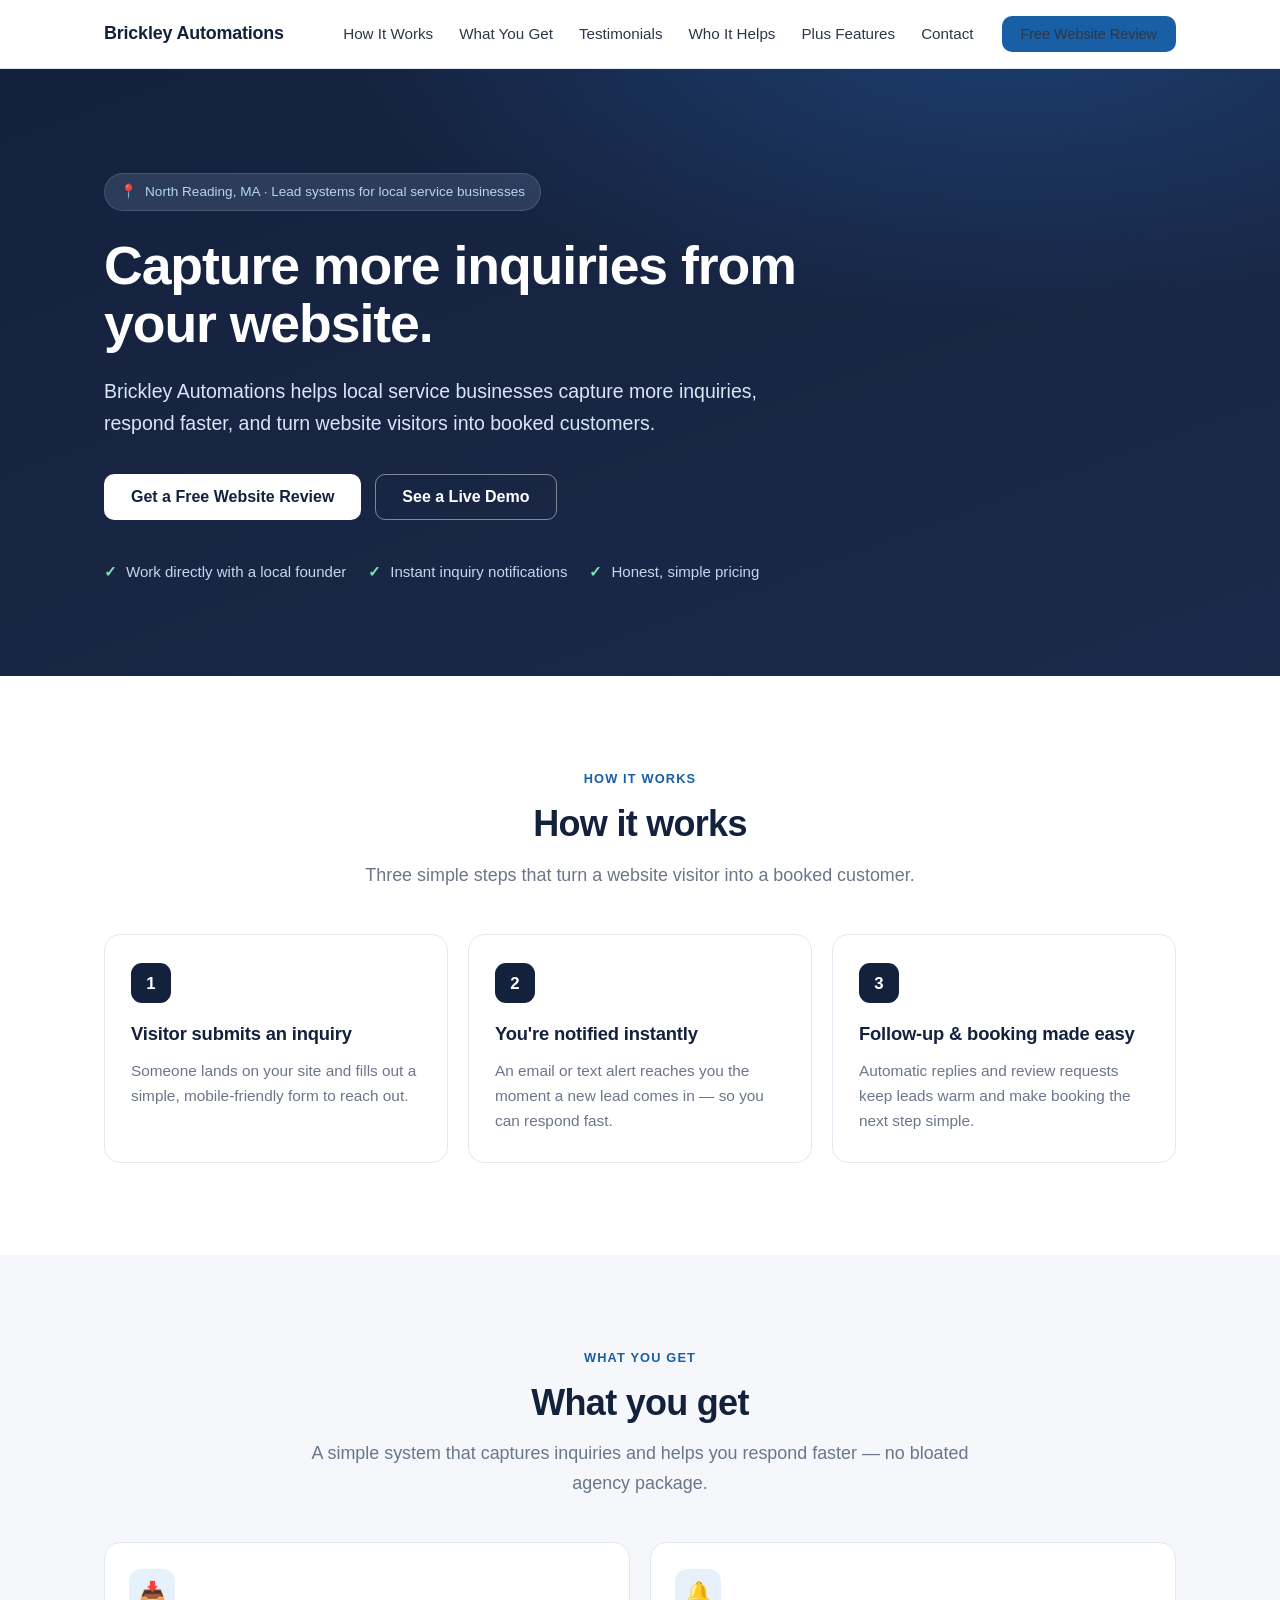
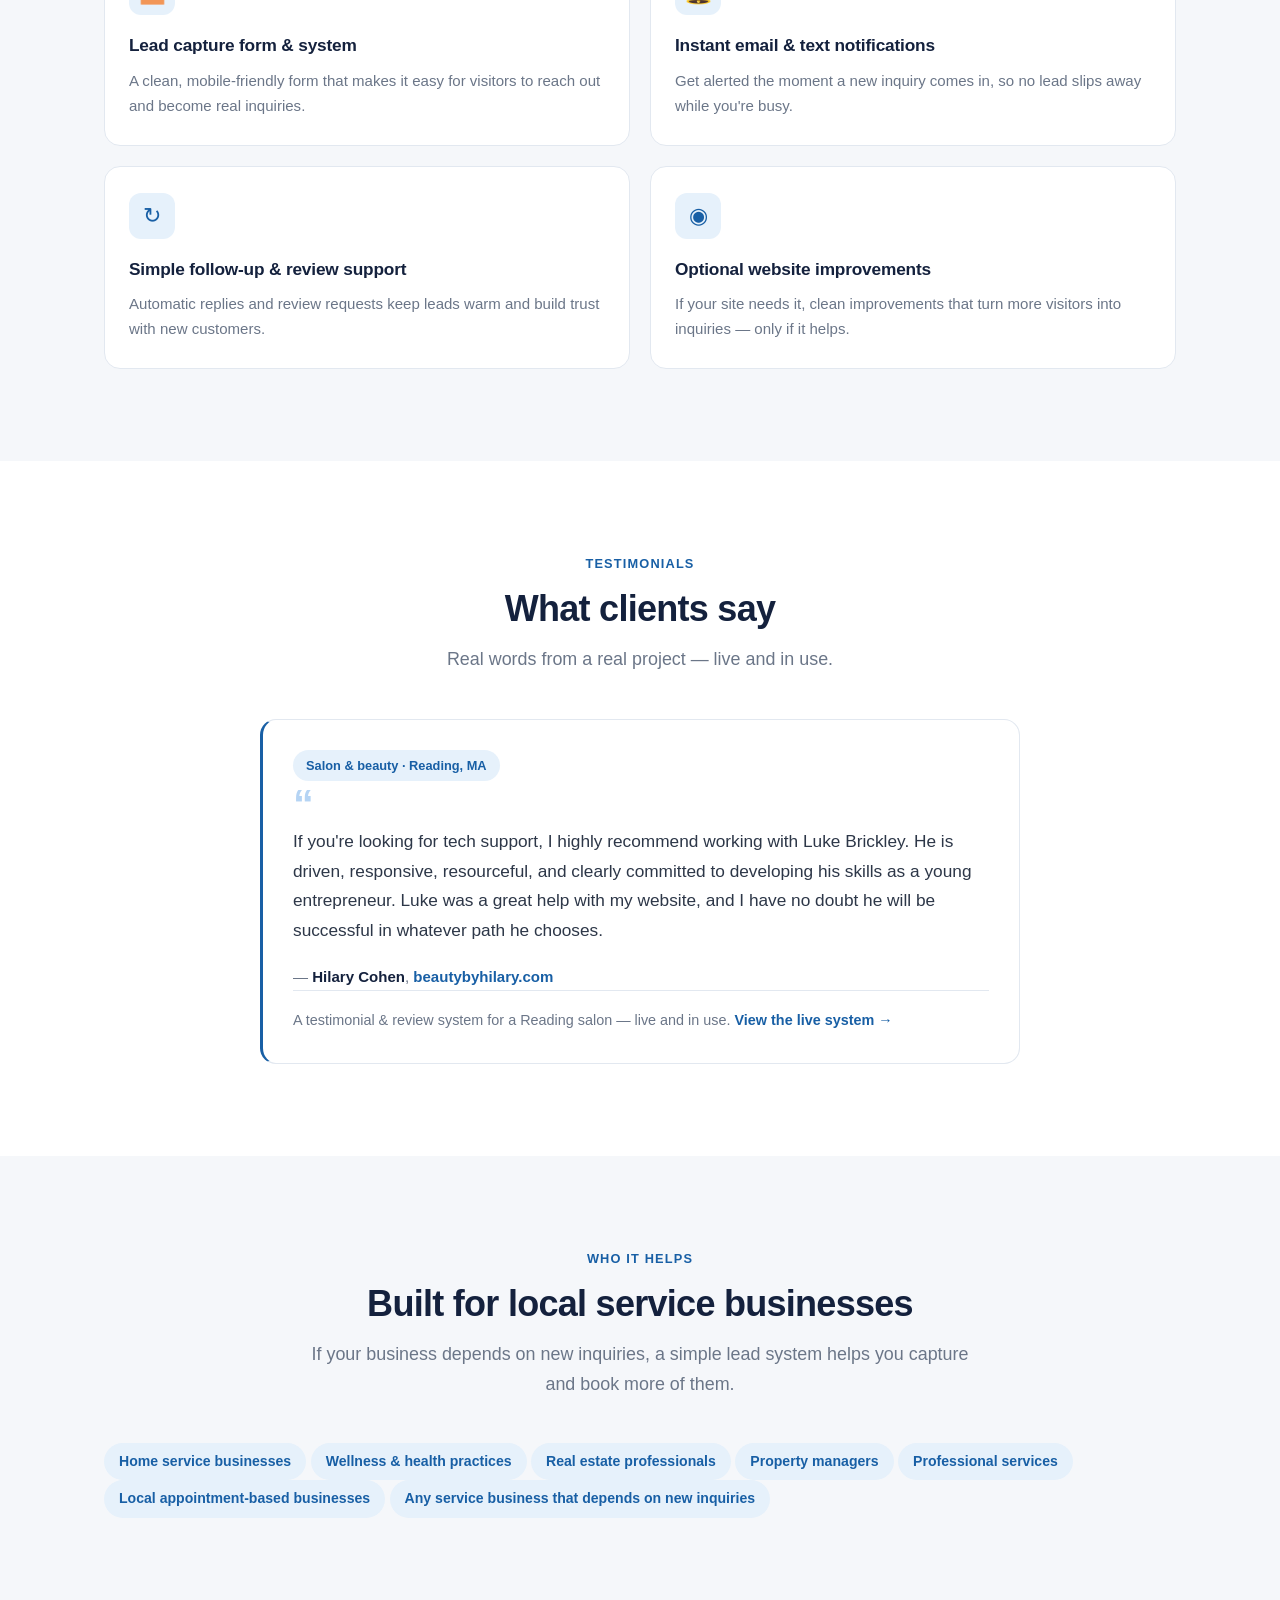
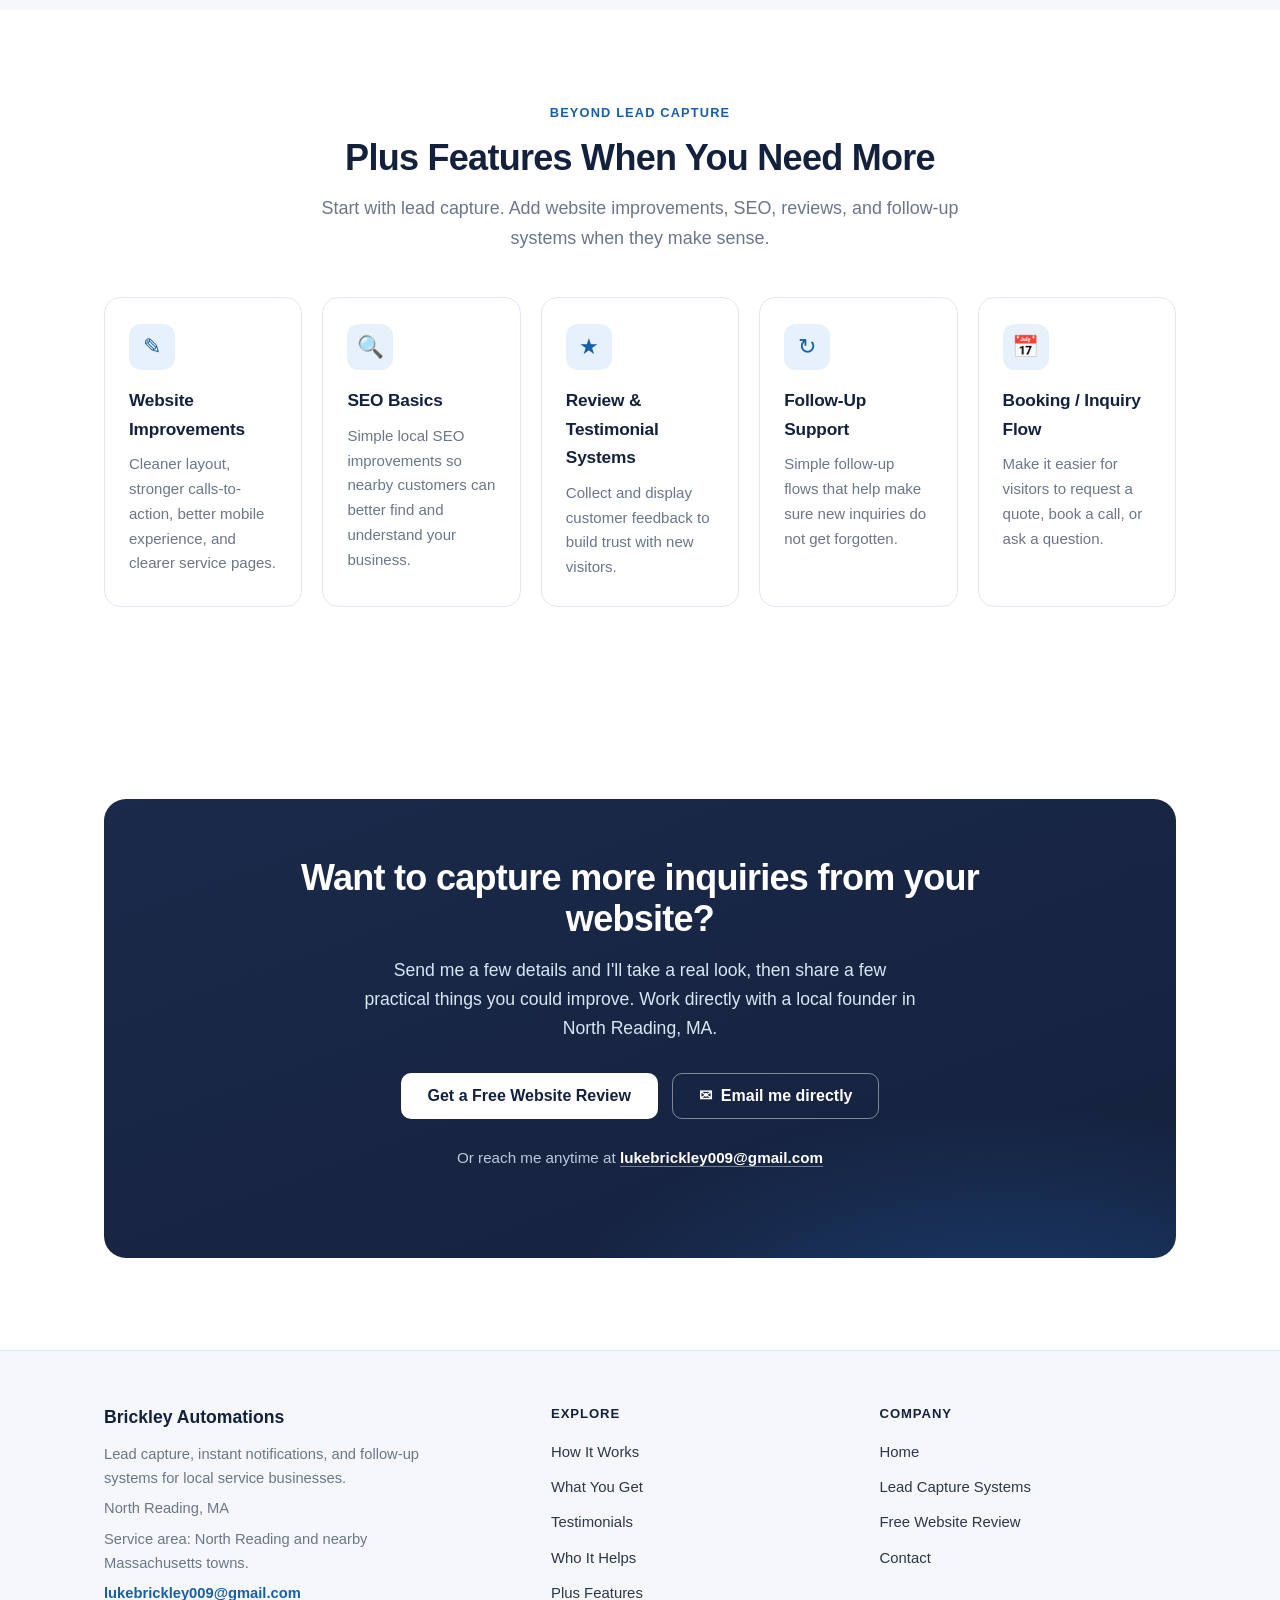
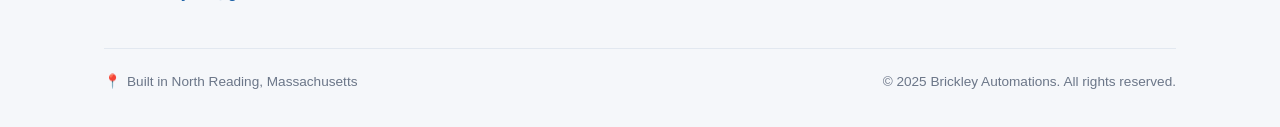
<file: index.html>
<!DOCTYPE html>
<html lang="en">
<head>
  <meta charset="UTF-8">
  <meta name="viewport" content="width=device-width, initial-scale=1.0">
  <title>Lead Capture Systems for Local Service Businesses | Brickley Automations</title>
  <meta name="description" content="Brickley Automations helps local service businesses capture more inquiries, respond faster, and turn website visitors into booked customers.">
  <link rel="canonical" href="https://brickleyautomations.com/">
  <meta name="theme-color" content="#14213D">
  <meta property="og:title" content="Lead Capture Systems for Local Service Businesses | Brickley Automations">
  <meta property="og:description" content="Capture more inquiries, respond faster, and turn website visitors into booked customers. Built for local service businesses.">
  <meta property="og:type" content="website">
  <meta property="og:url" content="https://brickleyautomations.com/">
  <link rel="stylesheet" href="/styles.css">
</head>
<body>

  <!-- Section navigation -->
  <nav>
    <div class="container nav-inner">
      <a href="/" class="nav-brand">Brickley Automations</a>
      <div class="nav-links">
        <div class="nav-menu-links">
          <a href="#how-it-works">How It Works</a>
          <a href="#what-you-get">What You Get</a>
          <a href="#testimonials">Testimonials</a>
          <a href="#who-it-helps">Who It Helps</a>
          <a href="#plus-features">Plus Features</a>
          <a href="#contact">Contact</a>
        </div>
        <a href="/free-website-review/" class="btn btn-primary">Free Website Review</a>
      </div>
    </div>
  </nav>

  <!-- Hero -->
  <header class="hero" id="top">
    <div class="container">
      <div class="badge"><span>&#128205;</span> North Reading, MA &middot; Lead systems for local service businesses</div>
      <h1>Capture more inquiries from your website.</h1>
      <p class="lead">Brickley Automations helps local service businesses capture more inquiries, respond faster, and turn website visitors into booked customers.</p>
      <div class="hero-buttons">
        <a href="/free-website-review/" class="btn btn-white">Get a Free Website Review</a>
        <a href="https://demo.brickleyautomations.com" target="_blank" rel="noopener" class="btn btn-outline">See a Live Demo</a>
      </div>
      <div class="trust-row">
        <span class="trust-item"><span class="tick">&#10003;</span> Work directly with a local founder</span>
        <span class="trust-item"><span class="tick">&#10003;</span> Instant inquiry notifications</span>
        <span class="trust-item"><span class="tick">&#10003;</span> Honest, simple pricing</span>
      </div>
    </div>
  </header>

  <!-- How It Works -->
  <section id="how-it-works">
    <div class="container">
      <div class="section-head center">
        <p class="label">How it works</p>
        <h2>How it works</h2>
        <p class="section-sub">Three simple steps that turn a website visitor into a booked customer.</p>
      </div>
      <div class="grid grid-3">
        <div class="step">
          <div class="num">1</div>
          <h3>Visitor submits an inquiry</h3>
          <p>Someone lands on your site and fills out a simple, mobile-friendly form to reach out.</p>
        </div>
        <div class="step">
          <div class="num">2</div>
          <h3>You're notified instantly</h3>
          <p>An email or text alert reaches you the moment a new lead comes in &mdash; so you can respond fast.</p>
        </div>
        <div class="step">
          <div class="num">3</div>
          <h3>Follow-up &amp; booking made easy</h3>
          <p>Automatic replies and review requests keep leads warm and make booking the next step simple.</p>
        </div>
      </div>
    </div>
  </section>

  <!-- What You Get -->
  <section class="bg-gray" id="what-you-get">
    <div class="container">
      <div class="section-head center">
        <p class="label">What you get</p>
        <h2>What you get</h2>
        <p class="section-sub">A simple system that captures inquiries and helps you respond faster &mdash; no bloated agency package.</p>
      </div>
      <div class="grid grid-2">
        <div class="card">
          <div class="icon-box">&#128229;</div>
          <h3>Lead capture form &amp; system</h3>
          <p>A clean, mobile-friendly form that makes it easy for visitors to reach out and become real inquiries.</p>
        </div>
        <div class="card">
          <div class="icon-box">&#128276;</div>
          <h3>Instant email &amp; text notifications</h3>
          <p>Get alerted the moment a new inquiry comes in, so no lead slips away while you're busy.</p>
        </div>
        <div class="card">
          <div class="icon-box">&#8635;</div>
          <h3>Simple follow-up &amp; review support</h3>
          <p>Automatic replies and review requests keep leads warm and build trust with new customers.</p>
        </div>
        <a class="card" href="/website-design-local-businesses/" style="text-decoration:none;">
          <div class="icon-box">&#9673;</div>
          <h3>Optional website improvements</h3>
          <p>If your site needs it, clean improvements that turn more visitors into inquiries &mdash; only if it helps.</p>
        </a>
      </div>
    </div>
  </section>

  <!-- Testimonials -->
  <section id="testimonials">
    <div class="container">
      <div class="section-head center">
        <p class="label">Testimonials</p>
        <h2>What clients say</h2>
        <p class="section-sub">Real words from a real project &mdash; live and in use.</p>
      </div>
      <div class="proof-card feature" style="max-width: 760px; margin: 0 auto;">
        <span class="pill">Salon &amp; beauty &middot; Reading, MA</span>
        <span class="quote-mark">&ldquo;</span>
        <blockquote>If you're looking for tech support, I highly recommend working with Luke Brickley. He is driven, responsive, resourceful, and clearly committed to developing his skills as a young entrepreneur. Luke was a great help with my website, and I have no doubt he will be successful in whatever path he chooses.</blockquote>
        <p class="quote-attr">&mdash; <strong>Hilary Cohen</strong>, <a href="https://beautybyhilary.com" target="_blank" rel="noopener">beautybyhilary.com</a></p>
        <div class="project-summary">
          A testimonial &amp; review system for a Reading salon &mdash; live and in use.
          <a href="https://hilary.brickleyautomations.com" target="_blank" rel="noopener">View the live system &rarr;</a>
        </div>
      </div>
    </div>
  </section>

  <!-- Who It Helps -->
  <section class="bg-gray" id="who-it-helps">
    <div class="container">
      <div class="section-head center">
        <p class="label">Who it helps</p>
        <h2>Built for local service businesses</h2>
        <p class="section-sub">If your business depends on new inquiries, a simple lead system helps you capture and book more of them.</p>
      </div>
      <div class="chips" style="justify-content: center;">
        <span class="chip">Home service businesses</span>
        <span class="chip">Wellness &amp; health practices</span>
        <span class="chip">Real estate professionals</span>
        <span class="chip">Property managers</span>
        <span class="chip">Professional services</span>
        <span class="chip">Local appointment-based businesses</span>
        <span class="chip">Any service business that depends on new inquiries</span>
      </div>
    </div>
  </section>

  <!-- Plus Features (secondary) -->
  <section id="plus-features">
    <div class="container">
      <div class="section-head center">
        <p class="label">Beyond lead capture</p>
        <h2>Plus Features When You Need More</h2>
        <p class="section-sub">Start with lead capture. Add website improvements, SEO, reviews, and follow-up systems when they make sense.</p>
      </div>
      <div class="grid grid-5">
        <a class="card" href="/website-design-local-businesses/" style="text-decoration:none;">
          <div class="icon-box">&#9998;</div>
          <h3>Website Improvements</h3>
          <p>Cleaner layout, stronger calls-to-action, better mobile experience, and clearer service pages.</p>
        </a>
        <a class="card" href="/local-seo-cleanup/" style="text-decoration:none;">
          <div class="icon-box">&#128269;</div>
          <h3>SEO Basics</h3>
          <p>Simple local SEO improvements so nearby customers can better find and understand your business.</p>
        </a>
        <a class="card" href="/review-testimonial-systems/" style="text-decoration:none;">
          <div class="icon-box">&#9733;</div>
          <h3>Review &amp; Testimonial Systems</h3>
          <p>Collect and display customer feedback to build trust with new visitors.</p>
        </a>
        <a class="card" href="/lead-capture-systems/" style="text-decoration:none;">
          <div class="icon-box">&#8635;</div>
          <h3>Follow-Up Support</h3>
          <p>Simple follow-up flows that help make sure new inquiries do not get forgotten.</p>
        </a>
        <a class="card" href="/lead-capture-systems/" style="text-decoration:none;">
          <div class="icon-box">&#128197;</div>
          <h3>Booking / Inquiry Flow</h3>
          <p>Make it easier for visitors to request a quote, book a call, or ask a question.</p>
        </a>
      </div>
    </div>
  </section>

  <!-- Contact / CTA -->
  <section id="contact">
    <div class="container">
      <div class="final-cta">
        <h2>Want to capture more inquiries from your website?</h2>
        <p>Send me a few details and I'll take a real look, then share a few practical things you could improve. Work directly with a local founder in North Reading, MA.</p>
        <div class="cta-buttons">
          <a href="/free-website-review/" class="btn btn-white">Get a Free Website Review</a>
          <a href="mailto:lukebrickley009@gmail.com" class="btn btn-outline"><span>&#9993;</span> Email me directly</a>
        </div>
        <p class="contact-line">Or reach me anytime at <a href="mailto:lukebrickley009@gmail.com">lukebrickley009@gmail.com</a></p>
      </div>
    </div>
  </section>

  <!-- Footer -->
  <footer>
    <div class="container">
      <div class="footer-grid">
        <div class="footer-brand">
          <div class="brand">Brickley Automations</div>
          <p>Lead capture, instant notifications, and follow-up systems for local service businesses.</p>
          <p>North Reading, MA</p>
          <p>Service area: North Reading and nearby Massachusetts towns.</p>
          <p><a href="mailto:lukebrickley009@gmail.com">lukebrickley009@gmail.com</a></p>
        </div>
        <div class="footer-col">
          <h4>Explore</h4>
          <ul>
            <li><a href="#how-it-works">How It Works</a></li>
            <li><a href="#what-you-get">What You Get</a></li>
            <li><a href="#testimonials">Testimonials</a></li>
            <li><a href="#who-it-helps">Who It Helps</a></li>
            <li><a href="#plus-features">Plus Features</a></li>
          </ul>
        </div>
        <div class="footer-col">
          <h4>Company</h4>
          <ul>
            <li><a href="/">Home</a></li>
            <li><a href="/lead-capture-systems/">Lead Capture Systems</a></li>
            <li><a href="/free-website-review/">Free Website Review</a></li>
            <li><a href="mailto:lukebrickley009@gmail.com">Contact</a></li>
          </ul>
        </div>
      </div>
      <div class="footer-bottom">
        <span class="built"><span>&#128205;</span> Built in North Reading, Massachusetts</span>
        <span>&copy; 2025 Brickley Automations. All rights reserved.</span>
      </div>
    </div>
  </footer>

</body>
</html>
</file>
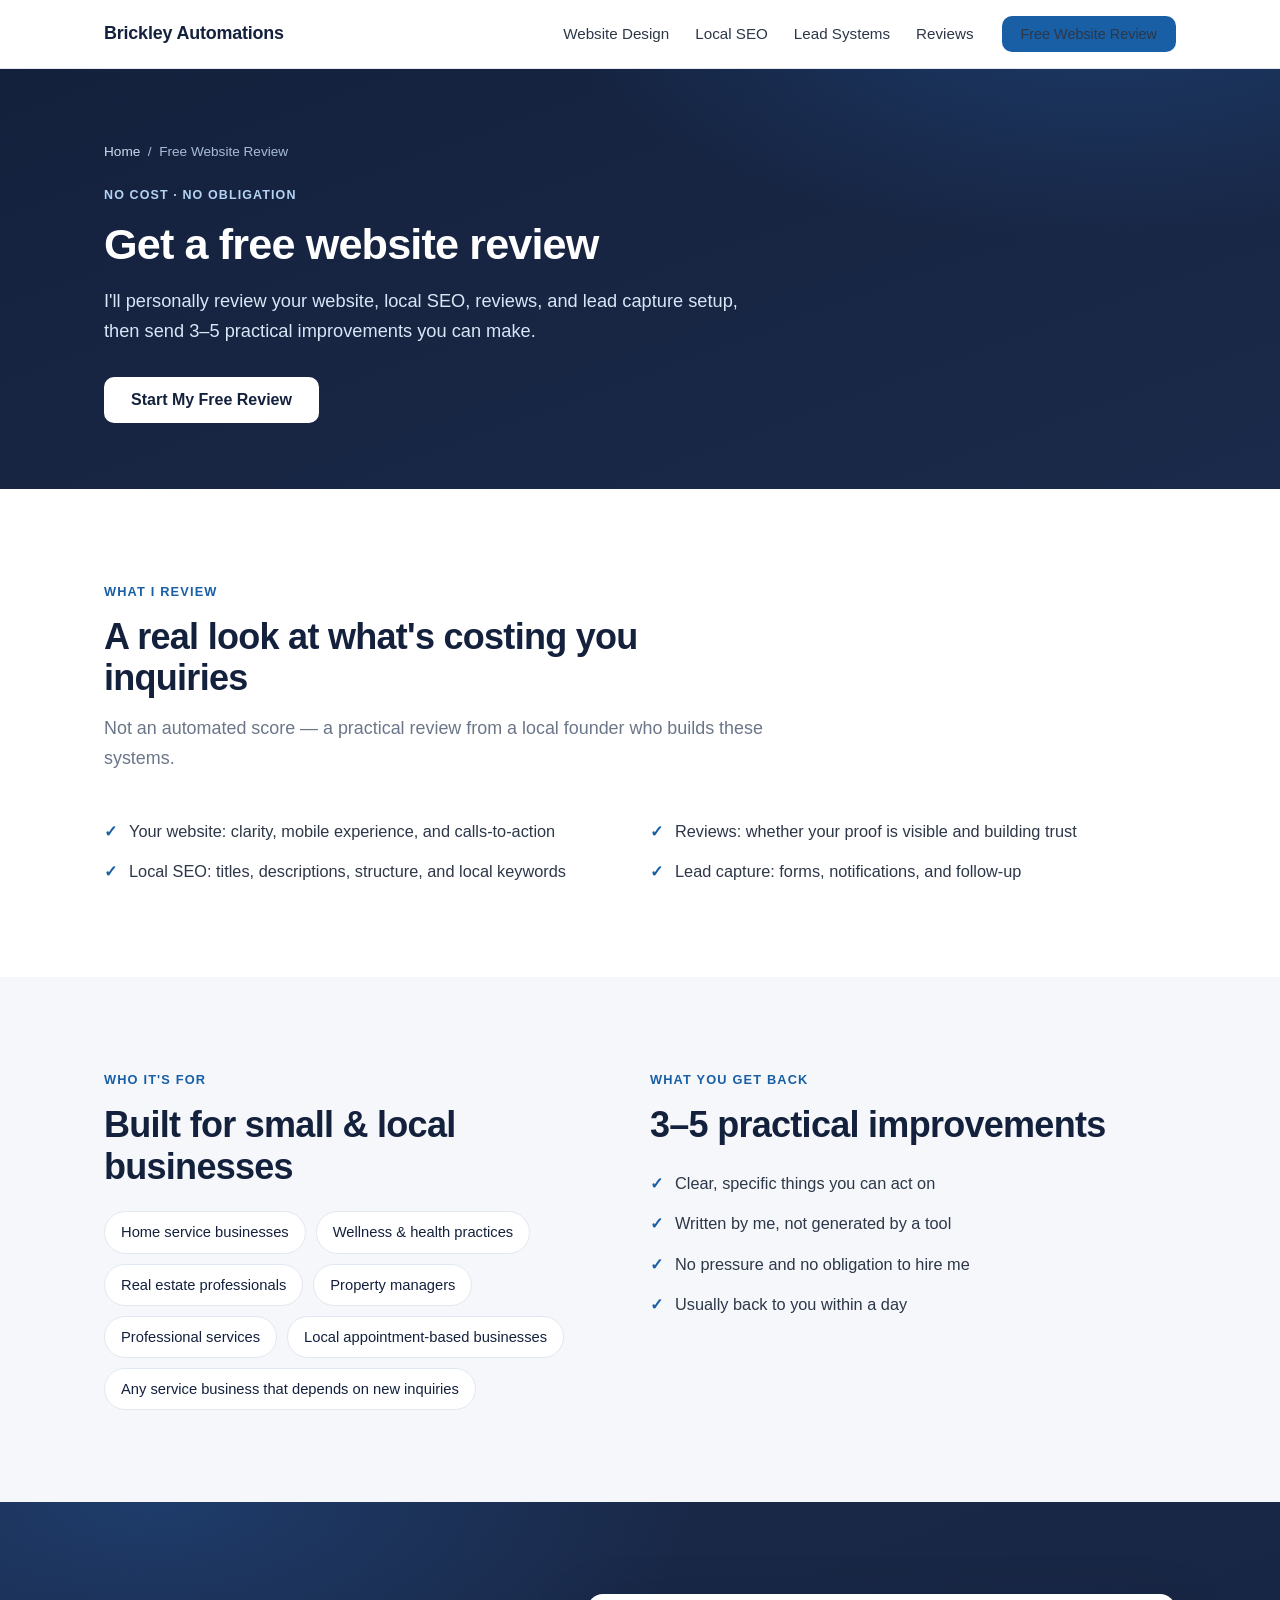
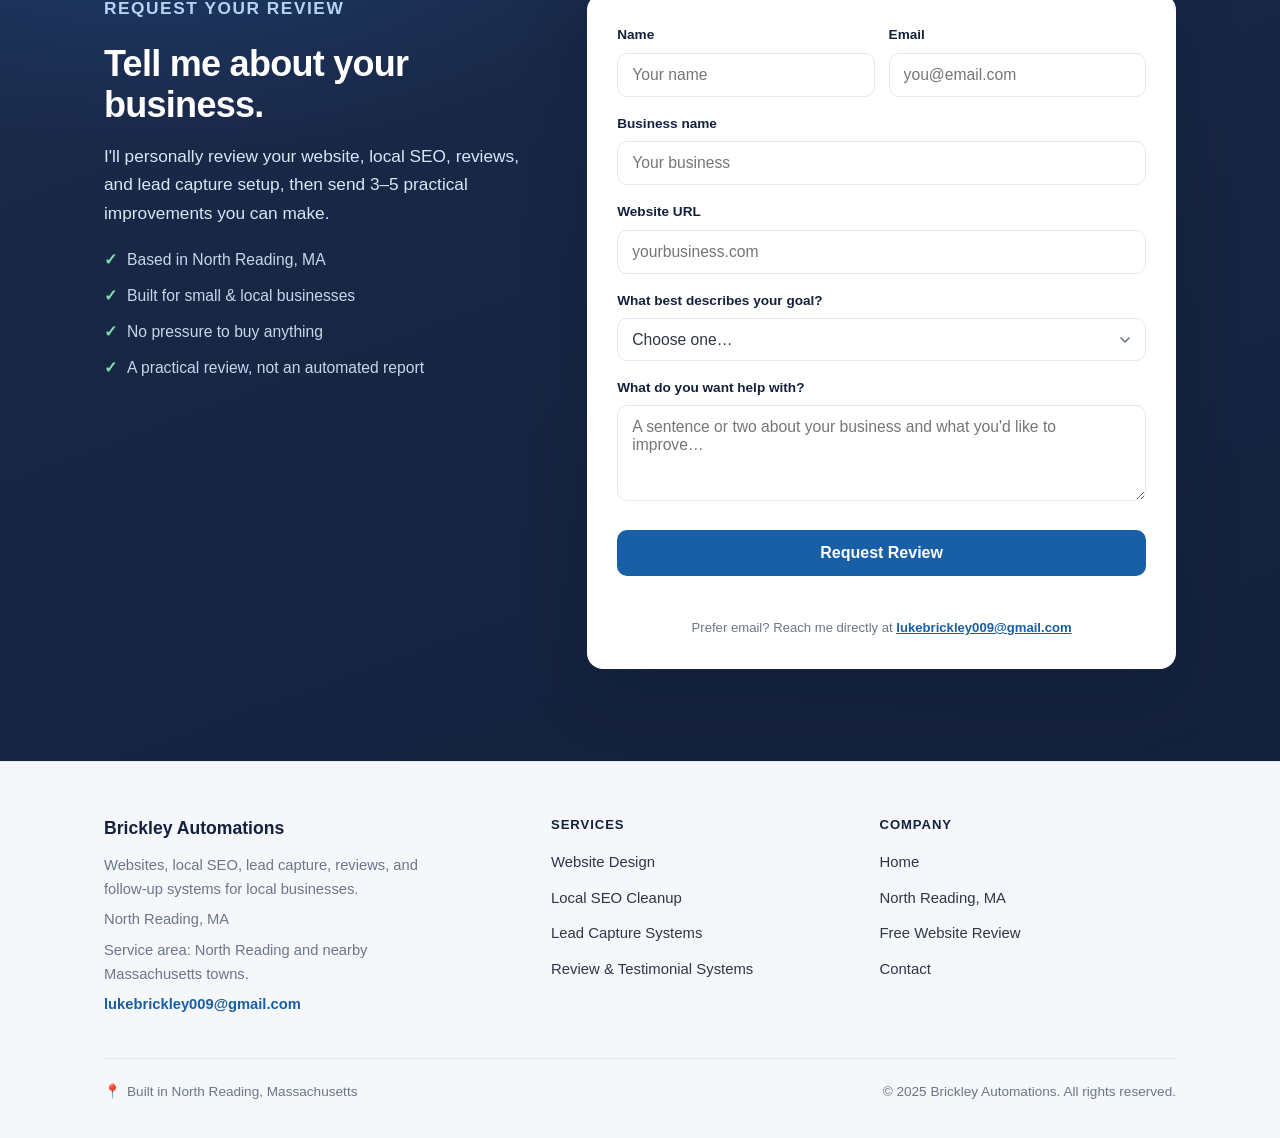
<file: free-website-review/index.html>
<!DOCTYPE html>
<html lang="en">
<head>
  <meta charset="UTF-8">
  <meta name="viewport" content="width=device-width, initial-scale=1.0">
  <title>Free Website Review for Local Businesses | Brickley Automations</title>
  <meta name="description" content="Get a practical review of your website, local SEO, reviews, and lead capture setup from Brickley Automations.">
  <link rel="canonical" href="https://brickleyautomations.com/free-website-review/">
  <meta name="theme-color" content="#14213D">
  <meta property="og:title" content="Free Website Review for Local Businesses | Brickley Automations">
  <meta property="og:description" content="A practical review of your website, local SEO, reviews, and lead capture setup — with 3–5 improvements you can make.">
  <meta property="og:type" content="website">
  <meta property="og:url" content="https://brickleyautomations.com/free-website-review/">
  <link rel="stylesheet" href="/styles.css">
</head>
<body>

  <!-- Navigation -->
  <nav>
    <div class="container nav-inner">
      <a href="/" class="nav-brand">Brickley Automations</a>
      <div class="nav-links">
        <div class="nav-menu-links">
          <a href="/website-design-local-businesses/">Website Design</a>
          <a href="/local-seo-cleanup/">Local SEO</a>
          <a href="/lead-capture-systems/">Lead Systems</a>
          <a href="/review-testimonial-systems/">Reviews</a>
        </div>
        <a href="#review-form" class="btn btn-primary">Free Website Review</a>
      </div>
    </div>
  </nav>

  <!-- Page hero -->
  <header class="page-hero">
    <div class="container">
      <div class="breadcrumb"><a href="/">Home</a> &nbsp;/&nbsp; Free Website Review</div>
      <p class="eyebrow">No cost &middot; No obligation</p>
      <h1>Get a free website review</h1>
      <p class="lead">I'll personally review your website, local SEO, reviews, and lead capture setup, then send 3&ndash;5 practical improvements you can make.</p>
      <a href="#review-form" class="btn btn-white">Start My Free Review</a>
    </div>
  </header>

  <!-- What I review -->
  <section>
    <div class="container">
      <div class="section-head">
        <p class="label">What I review</p>
        <h2>A real look at what's costing you inquiries</h2>
        <p class="section-sub">Not an automated score &mdash; a practical review from a local founder who builds these systems.</p>
      </div>
      <div class="grid grid-2">
        <ul class="checklist">
          <li><span class="tick">&#10003;</span> Your website: clarity, mobile experience, and calls-to-action</li>
          <li><span class="tick">&#10003;</span> Local SEO: titles, descriptions, structure, and local keywords</li>
        </ul>
        <ul class="checklist">
          <li><span class="tick">&#10003;</span> Reviews: whether your proof is visible and building trust</li>
          <li><span class="tick">&#10003;</span> Lead capture: forms, notifications, and follow-up</li>
        </ul>
      </div>
    </div>
  </section>

  <!-- Who it's for + what you get -->
  <section class="bg-gray">
    <div class="container">
      <div class="grid grid-2">
        <div>
          <div class="section-head" style="margin-bottom: 24px;">
            <p class="label">Who it's for</p>
            <h2>Built for small &amp; local businesses</h2>
          </div>
          <div class="towns">
            <span class="town">Home service businesses</span>
            <span class="town">Wellness &amp; health practices</span>
            <span class="town">Real estate professionals</span>
            <span class="town">Property managers</span>
            <span class="town">Professional services</span>
            <span class="town">Local appointment-based businesses</span>
            <span class="town">Any service business that depends on new inquiries</span>
          </div>
        </div>
        <div>
          <div class="section-head" style="margin-bottom: 24px;">
            <p class="label">What you get back</p>
            <h2>3&ndash;5 practical improvements</h2>
          </div>
          <ul class="checklist">
            <li><span class="tick">&#10003;</span> Clear, specific things you can act on</li>
            <li><span class="tick">&#10003;</span> Written by me, not generated by a tool</li>
            <li><span class="tick">&#10003;</span> No pressure and no obligation to hire me</li>
            <li><span class="tick">&#10003;</span> Usually back to you within a day</li>
          </ul>
        </div>
      </div>
    </div>
  </section>

  <!-- The form -->
  <section class="review" id="review-form">
    <div class="container">
      <div class="review-grid">
        <div class="review-copy">
          <p class="label" style="color: var(--light-blue);">Request your review</p>
          <h2>Tell me about your business.</h2>
          <p>I'll personally review your website, local SEO, reviews, and lead capture setup, then send 3&ndash;5 practical improvements you can make.</p>
          <ul class="mini">
            <li><span class="tick">&#10003;</span> Based in North Reading, MA</li>
            <li><span class="tick">&#10003;</span> Built for small &amp; local businesses</li>
            <li><span class="tick">&#10003;</span> No pressure to buy anything</li>
            <li><span class="tick">&#10003;</span> A practical review, not an automated report</li>
          </ul>
        </div>

        <form class="form-card" id="reviewForm" novalidate>
          <div class="form-row two">
            <div>
              <label for="name">Name</label>
              <input type="text" id="name" name="name" placeholder="Your name" required>
            </div>
            <div>
              <label for="email">Email</label>
              <input type="email" id="email" name="email" placeholder="you@email.com" required>
            </div>
          </div>
          <div class="form-row">
            <label for="business">Business name</label>
            <input type="text" id="business" name="business" placeholder="Your business">
          </div>
          <div class="form-row">
            <label for="website">Website URL</label>
            <input type="text" id="website" name="website" placeholder="yourbusiness.com">
          </div>
          <div class="form-row">
            <label for="goal">What best describes your goal?</label>
            <select id="goal" name="goal">
              <option value="" selected>Choose one…</option>
              <option>Get more leads from my website</option>
              <option>Improve local Google rankings</option>
              <option>Redesign or refresh my website</option>
              <option>Add reviews/testimonials</option>
              <option>Add booking or inquiry forms</option>
              <option>Not sure yet</option>
            </select>
          </div>
          <div class="form-row">
            <label for="help">What do you want help with?</label>
            <textarea id="help" name="help" placeholder="A sentence or two about your business and what you'd like to improve…"></textarea>
          </div>
          <button type="submit" class="btn btn-primary">Request Review</button>
          <p class="form-status" id="formStatus" role="status" aria-live="polite"></p>
          <p class="form-note">Prefer email? Reach me directly at <a href="mailto:lukebrickley009@gmail.com" style="color: var(--blue); font-weight:600;">lukebrickley009@gmail.com</a></p>
        </form>
      </div>
    </div>
  </section>

  <!-- Footer -->
  <footer>
    <div class="container">
      <div class="footer-grid">
        <div class="footer-brand">
          <div class="brand">Brickley Automations</div>
          <p>Websites, local SEO, lead capture, reviews, and follow-up systems for local businesses.</p>
          <p>North Reading, MA</p>
          <p>Service area: North Reading and nearby Massachusetts towns.</p>
          <p><a href="mailto:lukebrickley009@gmail.com">lukebrickley009@gmail.com</a></p>
        </div>
        <div class="footer-col">
          <h4>Services</h4>
          <ul>
            <li><a href="/website-design-local-businesses/">Website Design</a></li>
            <li><a href="/local-seo-cleanup/">Local SEO Cleanup</a></li>
            <li><a href="/lead-capture-systems/">Lead Capture Systems</a></li>
            <li><a href="/review-testimonial-systems/">Review &amp; Testimonial Systems</a></li>
          </ul>
        </div>
        <div class="footer-col">
          <h4>Company</h4>
          <ul>
            <li><a href="/">Home</a></li>
            <li><a href="/north-reading-ma/">North Reading, MA</a></li>
            <li><a href="/free-website-review/">Free Website Review</a></li>
            <li><a href="mailto:lukebrickley009@gmail.com">Contact</a></li>
          </ul>
        </div>
      </div>
      <div class="footer-bottom">
        <span class="built"><span>&#128205;</span> Built in North Reading, Massachusetts</span>
        <span>&copy; 2025 Brickley Automations. All rights reserved.</span>
      </div>
    </div>
  </footer>

  <script src="/main.js"></script>
</body>
</html>
</file>
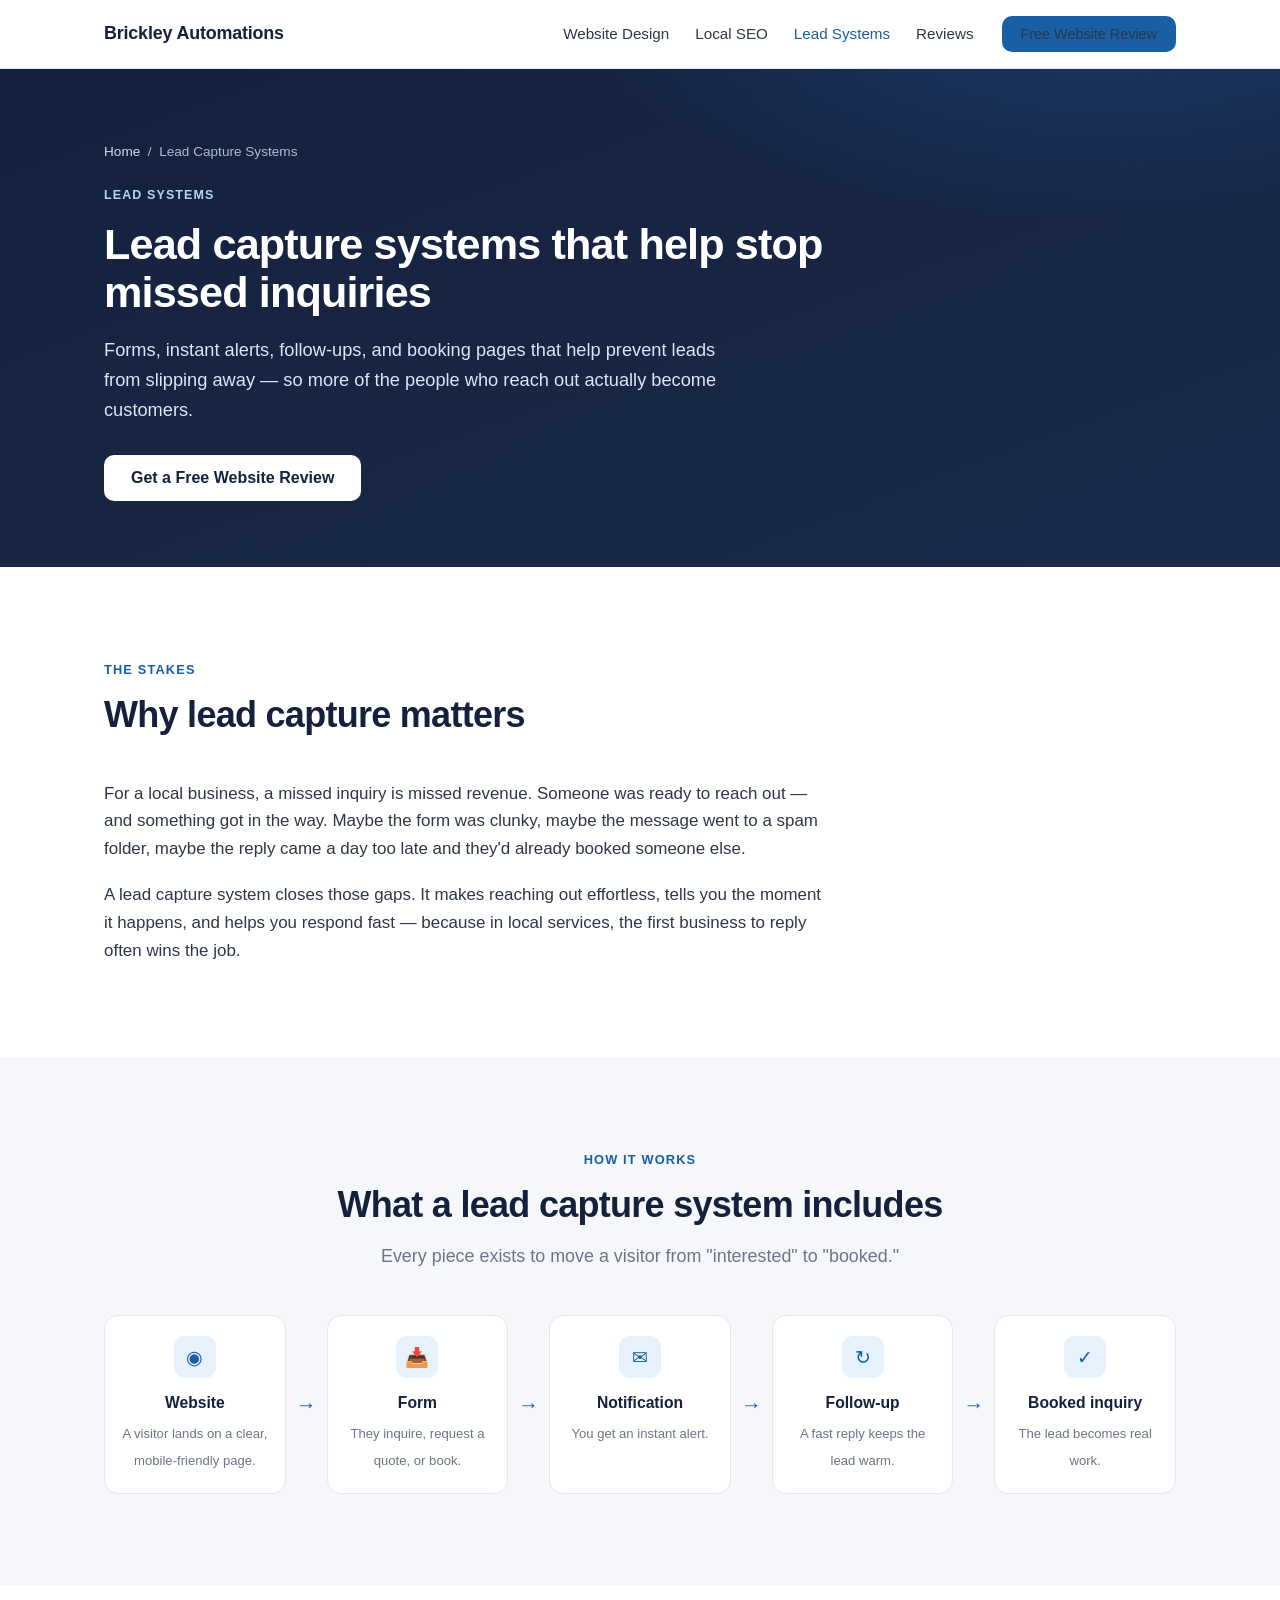
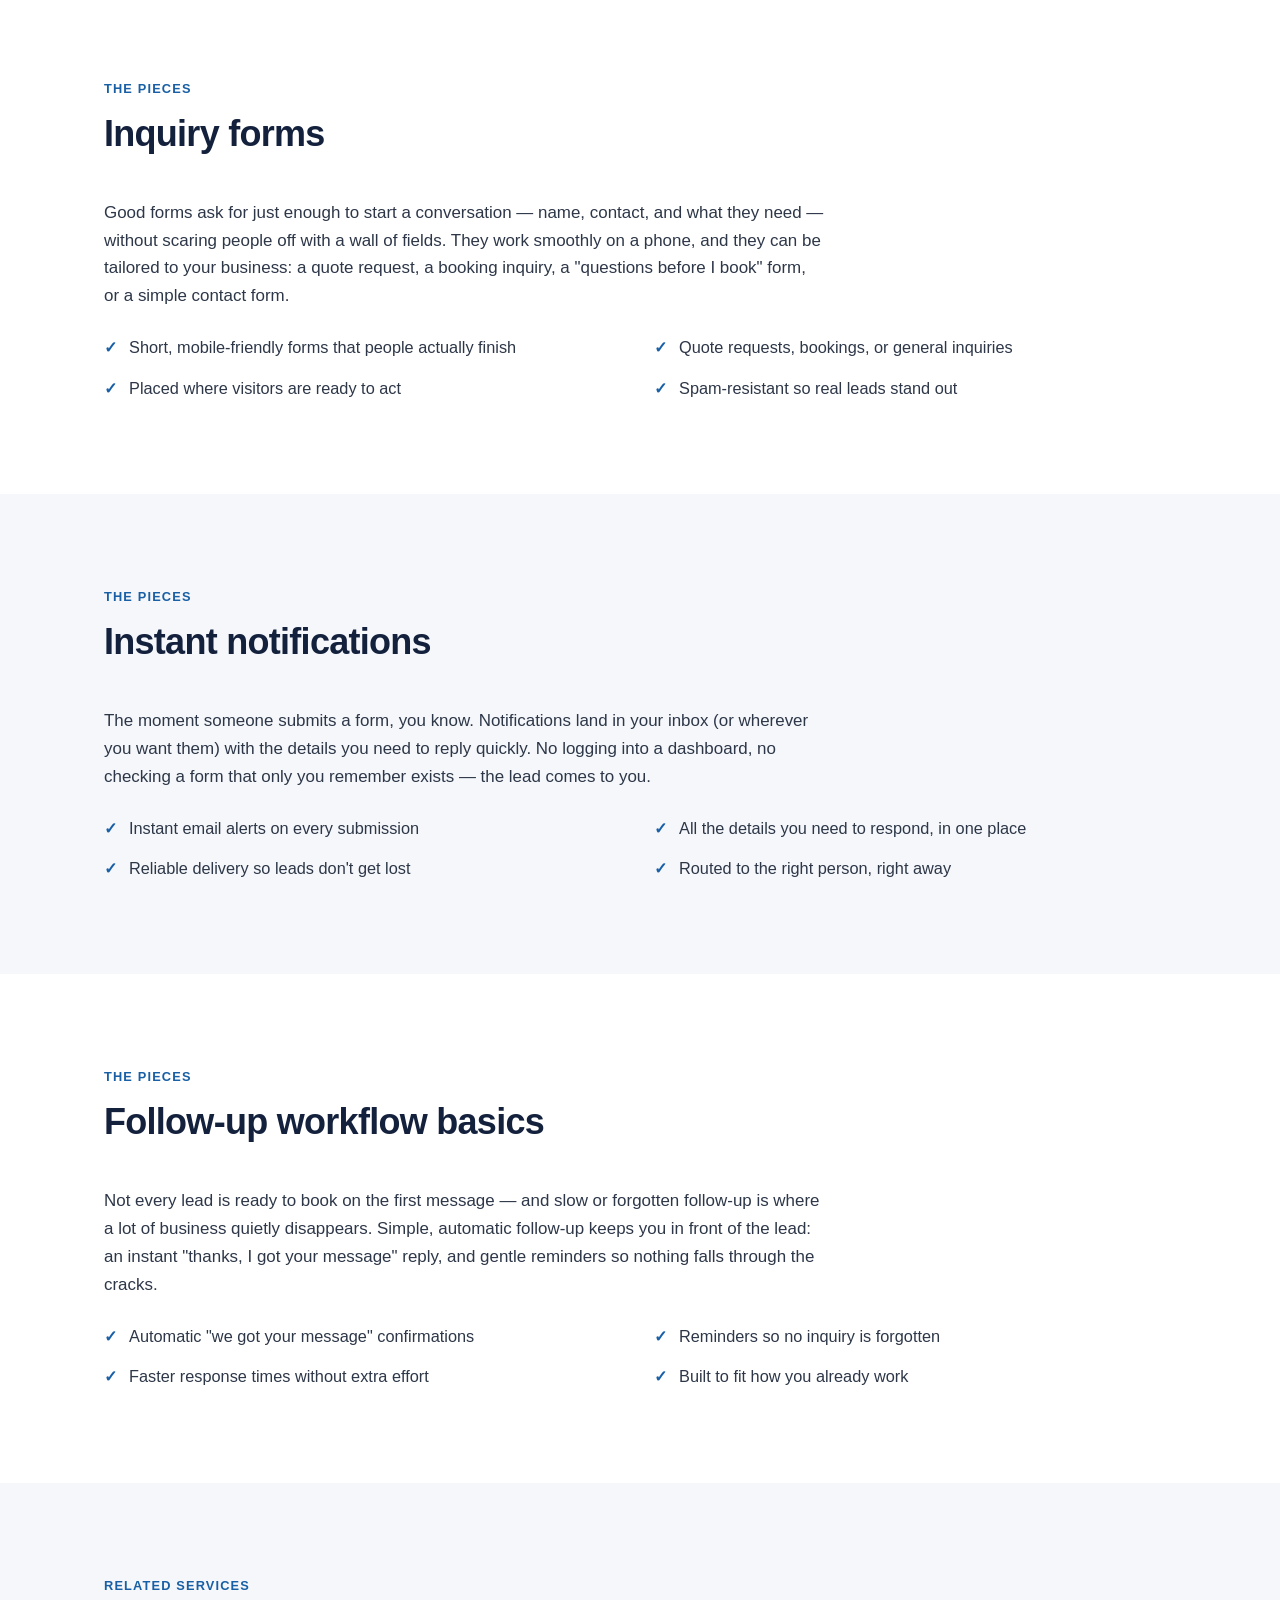
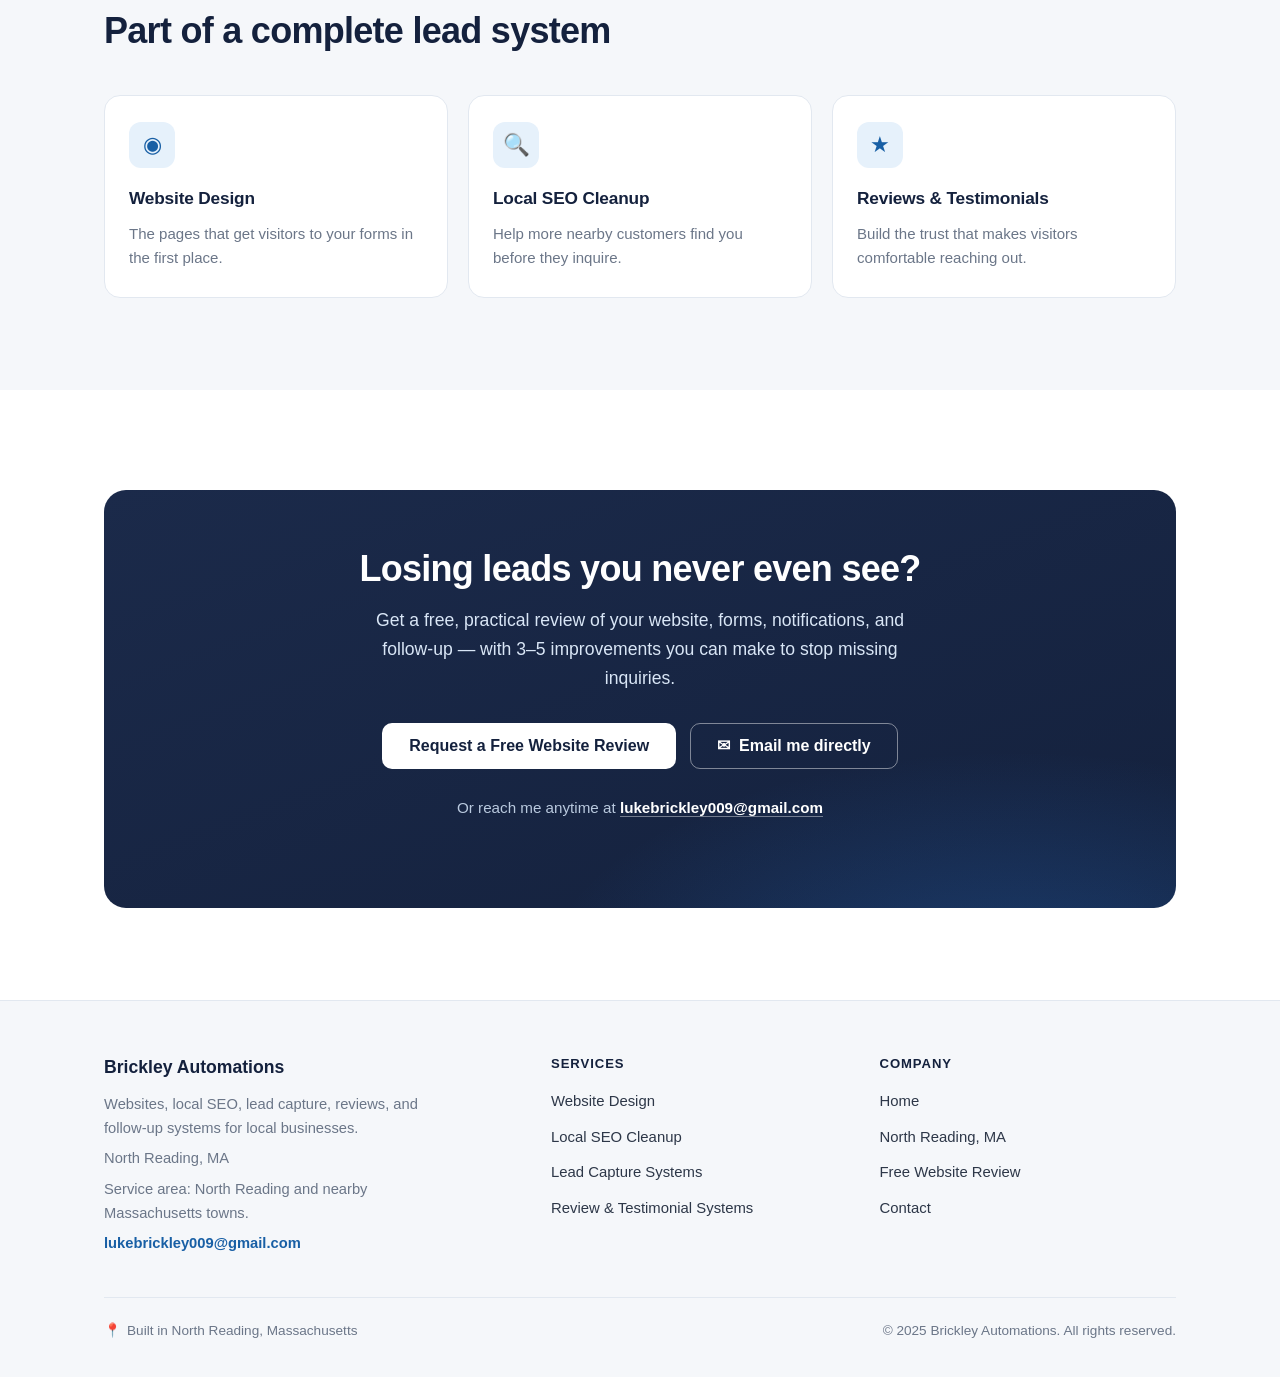
<file: lead-capture-systems/index.html>
<!DOCTYPE html>
<html lang="en">
<head>
  <meta charset="UTF-8">
  <meta name="viewport" content="width=device-width, initial-scale=1.0">
  <title>Lead Capture Systems for Local Businesses | Brickley Automations</title>
  <meta name="description" content="Lead capture forms, inquiry systems, notifications, and follow-up workflows that help local businesses stop missing leads.">
  <link rel="canonical" href="https://brickleyautomations.com/lead-capture-systems/">
  <meta name="theme-color" content="#14213D">
  <meta property="og:title" content="Lead Capture Systems for Local Businesses | Brickley Automations">
  <meta property="og:description" content="Forms, alerts, follow-ups, and booking pages that help prevent leads from slipping away.">
  <meta property="og:type" content="website">
  <meta property="og:url" content="https://brickleyautomations.com/lead-capture-systems/">
  <link rel="stylesheet" href="/styles.css">
</head>
<body>

  <!-- Navigation -->
  <nav>
    <div class="container nav-inner">
      <a href="/" class="nav-brand">Brickley Automations</a>
      <div class="nav-links">
        <div class="nav-menu-links">
          <a href="/website-design-local-businesses/">Website Design</a>
          <a href="/local-seo-cleanup/">Local SEO</a>
          <a href="/lead-capture-systems/" class="active">Lead Systems</a>
          <a href="/review-testimonial-systems/">Reviews</a>
        </div>
        <a href="/free-website-review/" class="btn btn-primary">Free Website Review</a>
      </div>
    </div>
  </nav>

  <!-- Page hero -->
  <header class="page-hero">
    <div class="container">
      <div class="breadcrumb"><a href="/">Home</a> &nbsp;/&nbsp; Lead Capture Systems</div>
      <p class="eyebrow">Lead Systems</p>
      <h1>Lead capture systems that help stop missed inquiries</h1>
      <p class="lead">Forms, instant alerts, follow-ups, and booking pages that help prevent leads from slipping away &mdash; so more of the people who reach out actually become customers.</p>
      <a href="/free-website-review/" class="btn btn-white">Get a Free Website Review</a>
    </div>
  </header>

  <!-- Why it matters -->
  <section>
    <div class="container">
      <div class="section-head">
        <p class="label">The stakes</p>
        <h2>Why lead capture matters</h2>
      </div>
      <div class="prose">
        <p>For a local business, a missed inquiry is missed revenue. Someone was ready to reach out &mdash; and something got in the way. Maybe the form was clunky, maybe the message went to a spam folder, maybe the reply came a day too late and they'd already booked someone else.</p>
        <p>A lead capture system closes those gaps. It makes reaching out effortless, tells you the moment it happens, and helps you respond fast &mdash; because in local services, the first business to reply often wins the job.</p>
      </div>
    </div>
  </section>

  <!-- Flow diagram -->
  <section class="bg-gray">
    <div class="container">
      <div class="section-head center">
        <p class="label">How it works</p>
        <h2>What a lead capture system includes</h2>
        <p class="section-sub">Every piece exists to move a visitor from "interested" to "booked."</p>
      </div>
      <div class="flow">
        <div class="flow-step"><div class="fi">&#9673;</div><strong>Website</strong><span>A visitor lands on a clear, mobile-friendly page.</span></div>
        <div class="flow-arrow">&rarr;</div>
        <div class="flow-step"><div class="fi">&#128229;</div><strong>Form</strong><span>They inquire, request a quote, or book.</span></div>
        <div class="flow-arrow">&rarr;</div>
        <div class="flow-step"><div class="fi">&#9993;</div><strong>Notification</strong><span>You get an instant alert.</span></div>
        <div class="flow-arrow">&rarr;</div>
        <div class="flow-step"><div class="fi">&#8635;</div><strong>Follow-up</strong><span>A fast reply keeps the lead warm.</span></div>
        <div class="flow-arrow">&rarr;</div>
        <div class="flow-step"><div class="fi">&#10003;</div><strong>Booked inquiry</strong><span>The lead becomes real work.</span></div>
      </div>
    </div>
  </section>

  <!-- Inquiry forms -->
  <section>
    <div class="container">
      <div class="section-head">
        <p class="label">The pieces</p>
        <h2>Inquiry forms</h2>
      </div>
      <div class="prose">
        <p>Good forms ask for just enough to start a conversation &mdash; name, contact, and what they need &mdash; without scaring people off with a wall of fields. They work smoothly on a phone, and they can be tailored to your business: a quote request, a booking inquiry, a "questions before I book" form, or a simple contact form.</p>
      </div>
      <ul class="checklist two-col" style="margin-top: 24px;">
        <li><span class="tick">&#10003;</span> Short, mobile-friendly forms that people actually finish</li>
        <li><span class="tick">&#10003;</span> Quote requests, bookings, or general inquiries</li>
        <li><span class="tick">&#10003;</span> Placed where visitors are ready to act</li>
        <li><span class="tick">&#10003;</span> Spam-resistant so real leads stand out</li>
      </ul>
    </div>
  </section>

  <!-- Notifications -->
  <section class="bg-gray">
    <div class="container">
      <div class="section-head">
        <p class="label">The pieces</p>
        <h2>Instant notifications</h2>
      </div>
      <div class="prose">
        <p>The moment someone submits a form, you know. Notifications land in your inbox (or wherever you want them) with the details you need to reply quickly. No logging into a dashboard, no checking a form that only you remember exists &mdash; the lead comes to you.</p>
      </div>
      <ul class="checklist two-col" style="margin-top: 24px;">
        <li><span class="tick">&#10003;</span> Instant email alerts on every submission</li>
        <li><span class="tick">&#10003;</span> All the details you need to respond, in one place</li>
        <li><span class="tick">&#10003;</span> Reliable delivery so leads don't get lost</li>
        <li><span class="tick">&#10003;</span> Routed to the right person, right away</li>
      </ul>
    </div>
  </section>

  <!-- Follow-up basics -->
  <section>
    <div class="container">
      <div class="section-head">
        <p class="label">The pieces</p>
        <h2>Follow-up workflow basics</h2>
      </div>
      <div class="prose">
        <p>Not every lead is ready to book on the first message &mdash; and slow or forgotten follow-up is where a lot of business quietly disappears. Simple, automatic follow-up keeps you in front of the lead: an instant "thanks, I got your message" reply, and gentle reminders so nothing falls through the cracks.</p>
      </div>
      <ul class="checklist two-col" style="margin-top: 24px;">
        <li><span class="tick">&#10003;</span> Automatic "we got your message" confirmations</li>
        <li><span class="tick">&#10003;</span> Reminders so no inquiry is forgotten</li>
        <li><span class="tick">&#10003;</span> Faster response times without extra effort</li>
        <li><span class="tick">&#10003;</span> Built to fit how you already work</li>
      </ul>
    </div>
  </section>

  <!-- Related -->
  <section class="bg-gray">
    <div class="container">
      <div class="section-head">
        <p class="label">Related services</p>
        <h2>Part of a complete lead system</h2>
      </div>
      <div class="grid grid-3">
        <a class="card" href="/website-design-local-businesses/" style="text-decoration:none;">
          <div class="icon-box">&#9673;</div>
          <h3>Website Design</h3>
          <p>The pages that get visitors to your forms in the first place.</p>
        </a>
        <a class="card" href="/local-seo-cleanup/" style="text-decoration:none;">
          <div class="icon-box">&#128269;</div>
          <h3>Local SEO Cleanup</h3>
          <p>Help more nearby customers find you before they inquire.</p>
        </a>
        <a class="card" href="/review-testimonial-systems/" style="text-decoration:none;">
          <div class="icon-box">&#9733;</div>
          <h3>Reviews &amp; Testimonials</h3>
          <p>Build the trust that makes visitors comfortable reaching out.</p>
        </a>
      </div>
    </div>
  </section>

  <!-- Final CTA -->
  <section>
    <div class="container">
      <div class="final-cta">
        <h2>Losing leads you never even see?</h2>
        <p>Get a free, practical review of your website, forms, notifications, and follow-up &mdash; with 3&ndash;5 improvements you can make to stop missing inquiries.</p>
        <div class="cta-buttons">
          <a href="/free-website-review/" class="btn btn-white">Request a Free Website Review</a>
          <a href="mailto:lukebrickley009@gmail.com" class="btn btn-outline"><span>&#9993;</span> Email me directly</a>
        </div>
        <p class="contact-line">Or reach me anytime at <a href="mailto:lukebrickley009@gmail.com">lukebrickley009@gmail.com</a></p>
      </div>
    </div>
  </section>

  <!-- Footer -->
  <footer>
    <div class="container">
      <div class="footer-grid">
        <div class="footer-brand">
          <div class="brand">Brickley Automations</div>
          <p>Websites, local SEO, lead capture, reviews, and follow-up systems for local businesses.</p>
          <p>North Reading, MA</p>
          <p>Service area: North Reading and nearby Massachusetts towns.</p>
          <p><a href="mailto:lukebrickley009@gmail.com">lukebrickley009@gmail.com</a></p>
        </div>
        <div class="footer-col">
          <h4>Services</h4>
          <ul>
            <li><a href="/website-design-local-businesses/">Website Design</a></li>
            <li><a href="/local-seo-cleanup/">Local SEO Cleanup</a></li>
            <li><a href="/lead-capture-systems/">Lead Capture Systems</a></li>
            <li><a href="/review-testimonial-systems/">Review &amp; Testimonial Systems</a></li>
          </ul>
        </div>
        <div class="footer-col">
          <h4>Company</h4>
          <ul>
            <li><a href="/">Home</a></li>
            <li><a href="/north-reading-ma/">North Reading, MA</a></li>
            <li><a href="/free-website-review/">Free Website Review</a></li>
            <li><a href="mailto:lukebrickley009@gmail.com">Contact</a></li>
          </ul>
        </div>
      </div>
      <div class="footer-bottom">
        <span class="built"><span>&#128205;</span> Built in North Reading, Massachusetts</span>
        <span>&copy; 2025 Brickley Automations. All rights reserved.</span>
      </div>
    </div>
  </footer>

</body>
</html>
</file>
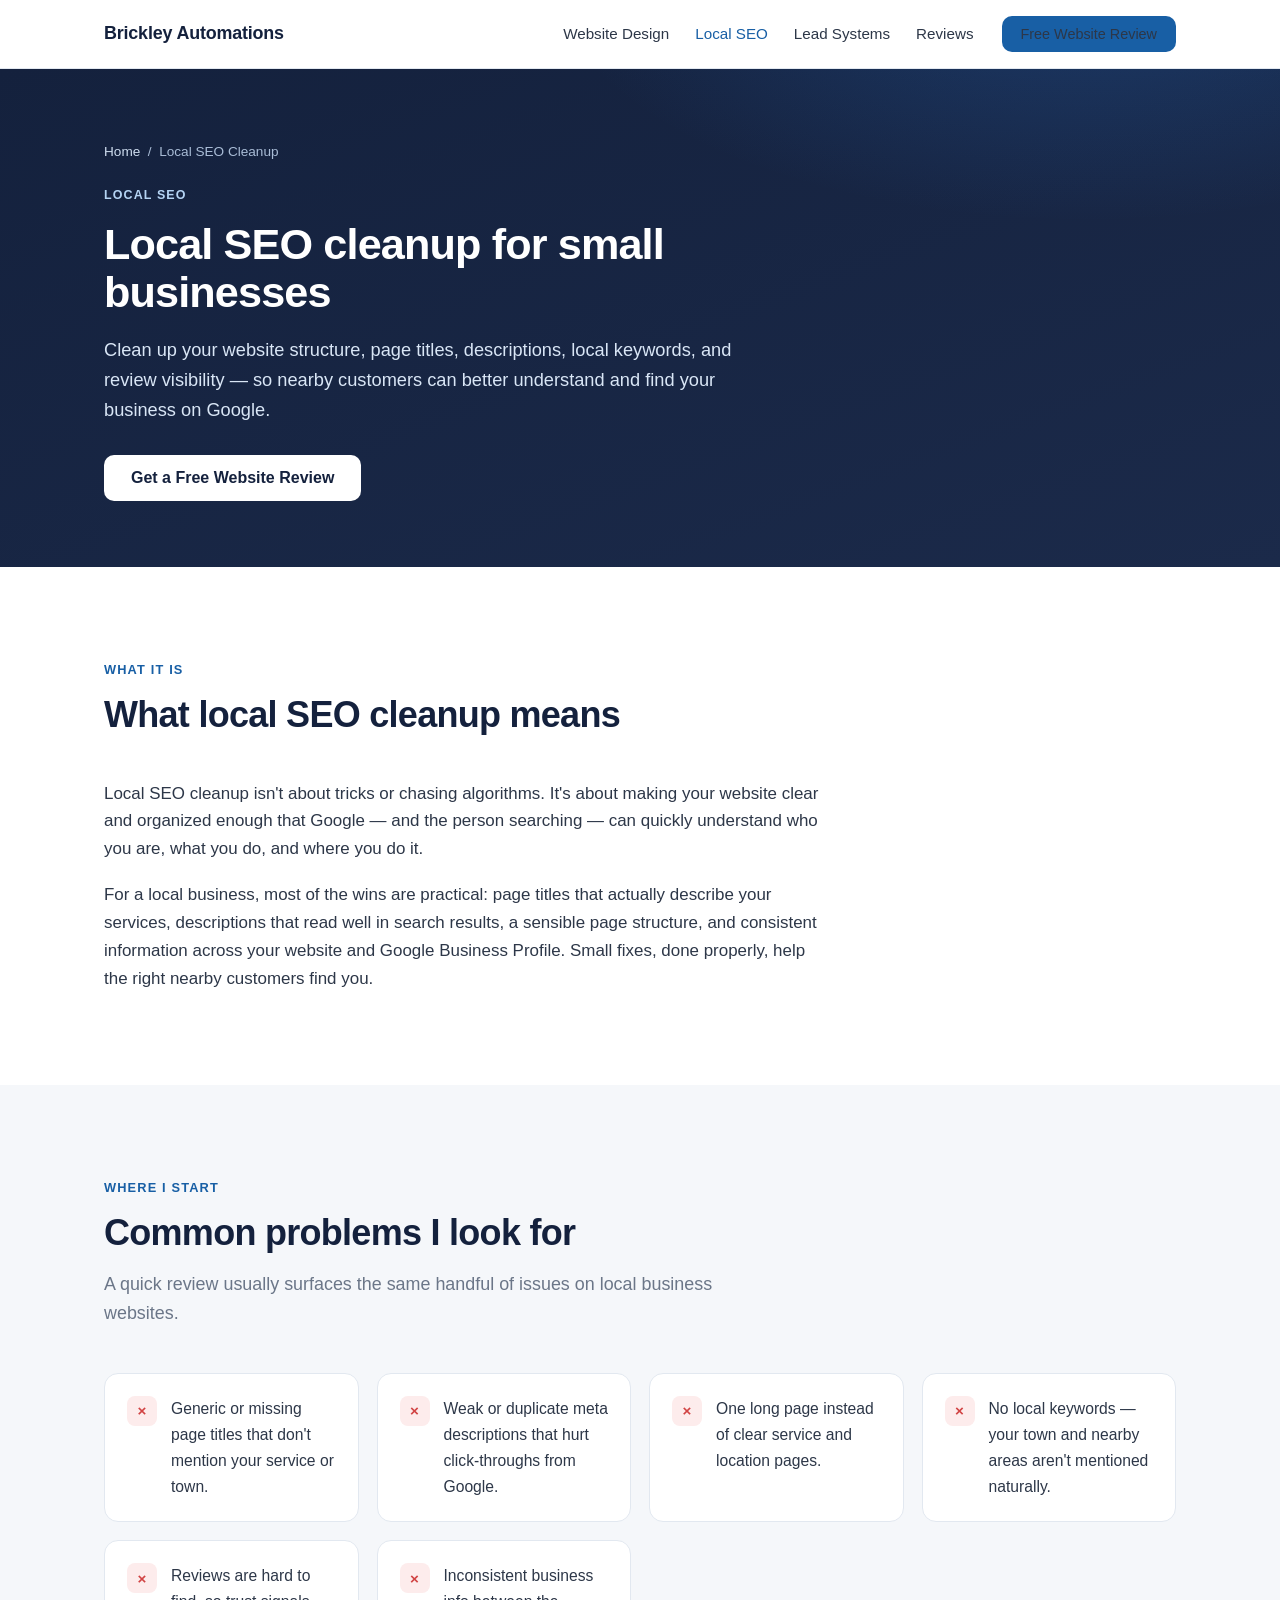
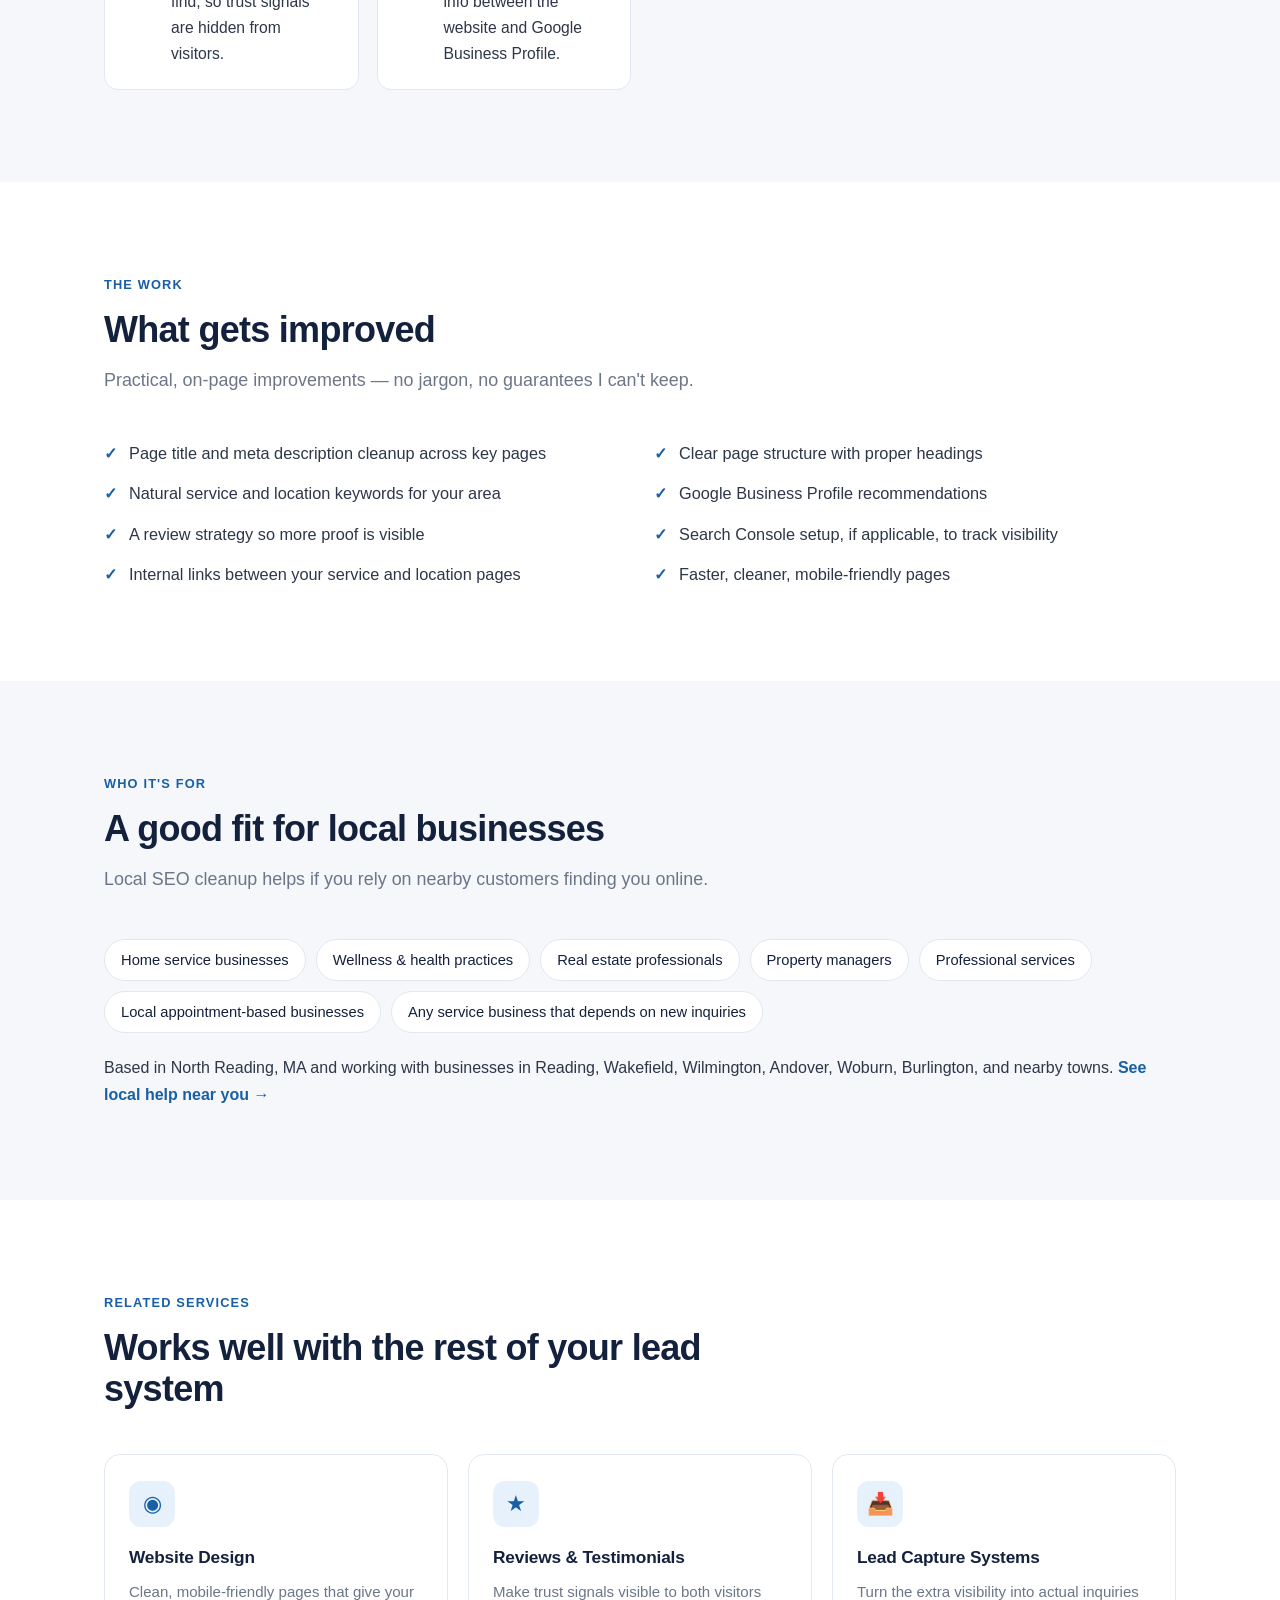
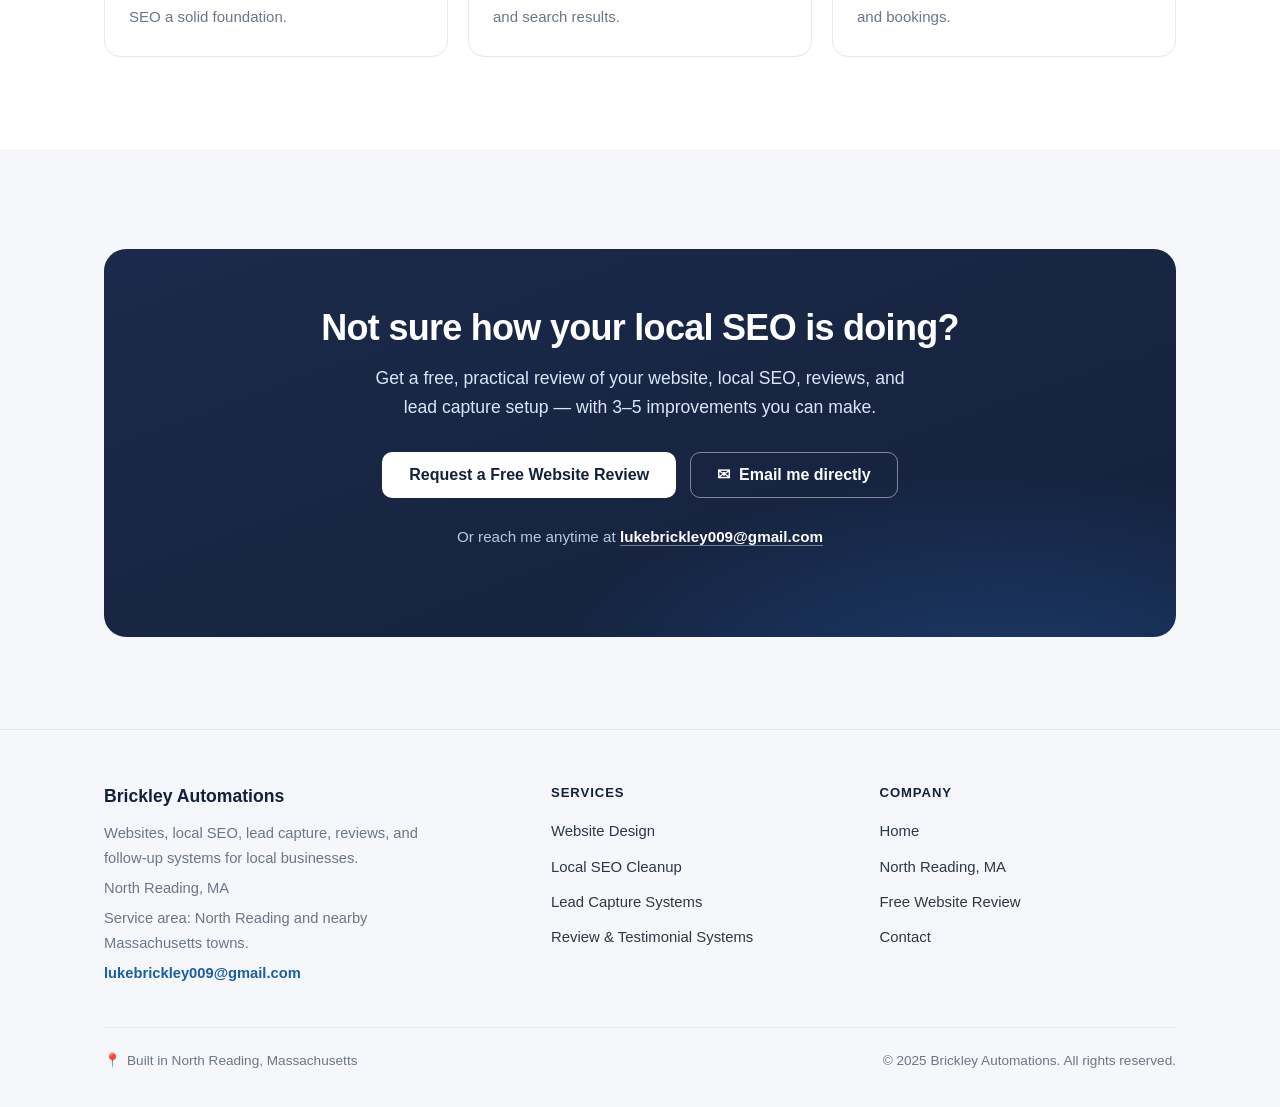
<file: local-seo-cleanup/index.html>
<!DOCTYPE html>
<html lang="en">
<head>
  <meta charset="UTF-8">
  <meta name="viewport" content="width=device-width, initial-scale=1.0">
  <title>Local SEO Cleanup for Small Businesses | Brickley Automations</title>
  <meta name="description" content="Improve your local Google visibility with SEO cleanup for small business websites, titles, pages, reviews, and lead capture.">
  <link rel="canonical" href="https://brickleyautomations.com/local-seo-cleanup/">
  <meta name="theme-color" content="#14213D">
  <meta property="og:title" content="Local SEO Cleanup for Small Businesses | Brickley Automations">
  <meta property="og:description" content="Clean up titles, descriptions, page structure, local keywords, and review visibility so nearby customers can find you.">
  <meta property="og:type" content="website">
  <meta property="og:url" content="https://brickleyautomations.com/local-seo-cleanup/">
  <link rel="stylesheet" href="/styles.css">
</head>
<body>

  <!-- Navigation -->
  <nav>
    <div class="container nav-inner">
      <a href="/" class="nav-brand">Brickley Automations</a>
      <div class="nav-links">
        <div class="nav-menu-links">
          <a href="/website-design-local-businesses/">Website Design</a>
          <a href="/local-seo-cleanup/" class="active">Local SEO</a>
          <a href="/lead-capture-systems/">Lead Systems</a>
          <a href="/review-testimonial-systems/">Reviews</a>
        </div>
        <a href="/free-website-review/" class="btn btn-primary">Free Website Review</a>
      </div>
    </div>
  </nav>

  <!-- Page hero -->
  <header class="page-hero">
    <div class="container">
      <div class="breadcrumb"><a href="/">Home</a> &nbsp;/&nbsp; Local SEO Cleanup</div>
      <p class="eyebrow">Local SEO</p>
      <h1>Local SEO cleanup for small businesses</h1>
      <p class="lead">Clean up your website structure, page titles, descriptions, local keywords, and review visibility &mdash; so nearby customers can better understand and find your business on Google.</p>
      <a href="/free-website-review/" class="btn btn-white">Get a Free Website Review</a>
    </div>
  </header>

  <!-- What it means -->
  <section>
    <div class="container">
      <div class="section-head">
        <p class="label">What it is</p>
        <h2>What local SEO cleanup means</h2>
      </div>
      <div class="prose">
        <p>Local SEO cleanup isn't about tricks or chasing algorithms. It's about making your website clear and organized enough that Google &mdash; and the person searching &mdash; can quickly understand who you are, what you do, and where you do it.</p>
        <p>For a local business, most of the wins are practical: page titles that actually describe your services, descriptions that read well in search results, a sensible page structure, and consistent information across your website and Google Business Profile. Small fixes, done properly, help the right nearby customers find you.</p>
      </div>
    </div>
  </section>

  <!-- Common problems -->
  <section class="bg-gray">
    <div class="container">
      <div class="section-head">
        <p class="label">Where I start</p>
        <h2>Common problems I look for</h2>
        <p class="section-sub">A quick review usually surfaces the same handful of issues on local business websites.</p>
      </div>
      <div class="problem-grid">
        <div class="problem-item"><span class="x">&times;</span><p>Generic or missing page titles that don't mention your service or town.</p></div>
        <div class="problem-item"><span class="x">&times;</span><p>Weak or duplicate meta descriptions that hurt click-throughs from Google.</p></div>
        <div class="problem-item"><span class="x">&times;</span><p>One long page instead of clear service and location pages.</p></div>
        <div class="problem-item"><span class="x">&times;</span><p>No local keywords &mdash; your town and nearby areas aren't mentioned naturally.</p></div>
        <div class="problem-item"><span class="x">&times;</span><p>Reviews are hard to find, so trust signals are hidden from visitors.</p></div>
        <div class="problem-item"><span class="x">&times;</span><p>Inconsistent business info between the website and Google Business Profile.</p></div>
      </div>
    </div>
  </section>

  <!-- What gets improved -->
  <section>
    <div class="container">
      <div class="section-head">
        <p class="label">The work</p>
        <h2>What gets improved</h2>
        <p class="section-sub">Practical, on-page improvements &mdash; no jargon, no guarantees I can't keep.</p>
      </div>
      <ul class="checklist two-col">
        <li><span class="tick">&#10003;</span> Page title and meta description cleanup across key pages</li>
        <li><span class="tick">&#10003;</span> Clear page structure with proper headings</li>
        <li><span class="tick">&#10003;</span> Natural service and location keywords for your area</li>
        <li><span class="tick">&#10003;</span> Google Business Profile recommendations</li>
        <li><span class="tick">&#10003;</span> A review strategy so more proof is visible</li>
        <li><span class="tick">&#10003;</span> Search Console setup, if applicable, to track visibility</li>
        <li><span class="tick">&#10003;</span> Internal links between your service and location pages</li>
        <li><span class="tick">&#10003;</span> Faster, cleaner, mobile-friendly pages</li>
      </ul>
    </div>
  </section>

  <!-- Good fit -->
  <section class="bg-gray">
    <div class="container">
      <div class="section-head">
        <p class="label">Who it's for</p>
        <h2>A good fit for local businesses</h2>
        <p class="section-sub">Local SEO cleanup helps if you rely on nearby customers finding you online.</p>
      </div>
      <div class="towns">
        <span class="town">Home service businesses</span>
        <span class="town">Wellness &amp; health practices</span>
        <span class="town">Real estate professionals</span>
        <span class="town">Property managers</span>
        <span class="town">Professional services</span>
        <span class="town">Local appointment-based businesses</span>
        <span class="town">Any service business that depends on new inquiries</span>
      </div>
      <p style="margin-top: 22px;">Based in North Reading, MA and working with businesses in Reading, Wakefield, Wilmington, Andover, Woburn, Burlington, and nearby towns. <a href="/north-reading-ma/" style="color: var(--blue); font-weight: 600; text-decoration: none;">See local help near you &rarr;</a></p>
    </div>
  </section>

  <!-- Related -->
  <section>
    <div class="container">
      <div class="section-head">
        <p class="label">Related services</p>
        <h2>Works well with the rest of your lead system</h2>
      </div>
      <div class="grid grid-3">
        <a class="card" href="/website-design-local-businesses/" style="text-decoration:none;">
          <div class="icon-box">&#9673;</div>
          <h3>Website Design</h3>
          <p>Clean, mobile-friendly pages that give your SEO a solid foundation.</p>
        </a>
        <a class="card" href="/review-testimonial-systems/" style="text-decoration:none;">
          <div class="icon-box">&#9733;</div>
          <h3>Reviews &amp; Testimonials</h3>
          <p>Make trust signals visible to both visitors and search results.</p>
        </a>
        <a class="card" href="/lead-capture-systems/" style="text-decoration:none;">
          <div class="icon-box">&#128229;</div>
          <h3>Lead Capture Systems</h3>
          <p>Turn the extra visibility into actual inquiries and bookings.</p>
        </a>
      </div>
    </div>
  </section>

  <!-- Final CTA -->
  <section class="bg-gray">
    <div class="container">
      <div class="final-cta">
        <h2>Not sure how your local SEO is doing?</h2>
        <p>Get a free, practical review of your website, local SEO, reviews, and lead capture setup &mdash; with 3&ndash;5 improvements you can make.</p>
        <div class="cta-buttons">
          <a href="/free-website-review/" class="btn btn-white">Request a Free Website Review</a>
          <a href="mailto:lukebrickley009@gmail.com" class="btn btn-outline"><span>&#9993;</span> Email me directly</a>
        </div>
        <p class="contact-line">Or reach me anytime at <a href="mailto:lukebrickley009@gmail.com">lukebrickley009@gmail.com</a></p>
      </div>
    </div>
  </section>

  <!-- Footer -->
  <footer>
    <div class="container">
      <div class="footer-grid">
        <div class="footer-brand">
          <div class="brand">Brickley Automations</div>
          <p>Websites, local SEO, lead capture, reviews, and follow-up systems for local businesses.</p>
          <p>North Reading, MA</p>
          <p>Service area: North Reading and nearby Massachusetts towns.</p>
          <p><a href="mailto:lukebrickley009@gmail.com">lukebrickley009@gmail.com</a></p>
        </div>
        <div class="footer-col">
          <h4>Services</h4>
          <ul>
            <li><a href="/website-design-local-businesses/">Website Design</a></li>
            <li><a href="/local-seo-cleanup/">Local SEO Cleanup</a></li>
            <li><a href="/lead-capture-systems/">Lead Capture Systems</a></li>
            <li><a href="/review-testimonial-systems/">Review &amp; Testimonial Systems</a></li>
          </ul>
        </div>
        <div class="footer-col">
          <h4>Company</h4>
          <ul>
            <li><a href="/">Home</a></li>
            <li><a href="/north-reading-ma/">North Reading, MA</a></li>
            <li><a href="/free-website-review/">Free Website Review</a></li>
            <li><a href="mailto:lukebrickley009@gmail.com">Contact</a></li>
          </ul>
        </div>
      </div>
      <div class="footer-bottom">
        <span class="built"><span>&#128205;</span> Built in North Reading, Massachusetts</span>
        <span>&copy; 2025 Brickley Automations. All rights reserved.</span>
      </div>
    </div>
  </footer>

</body>
</html>
</file>
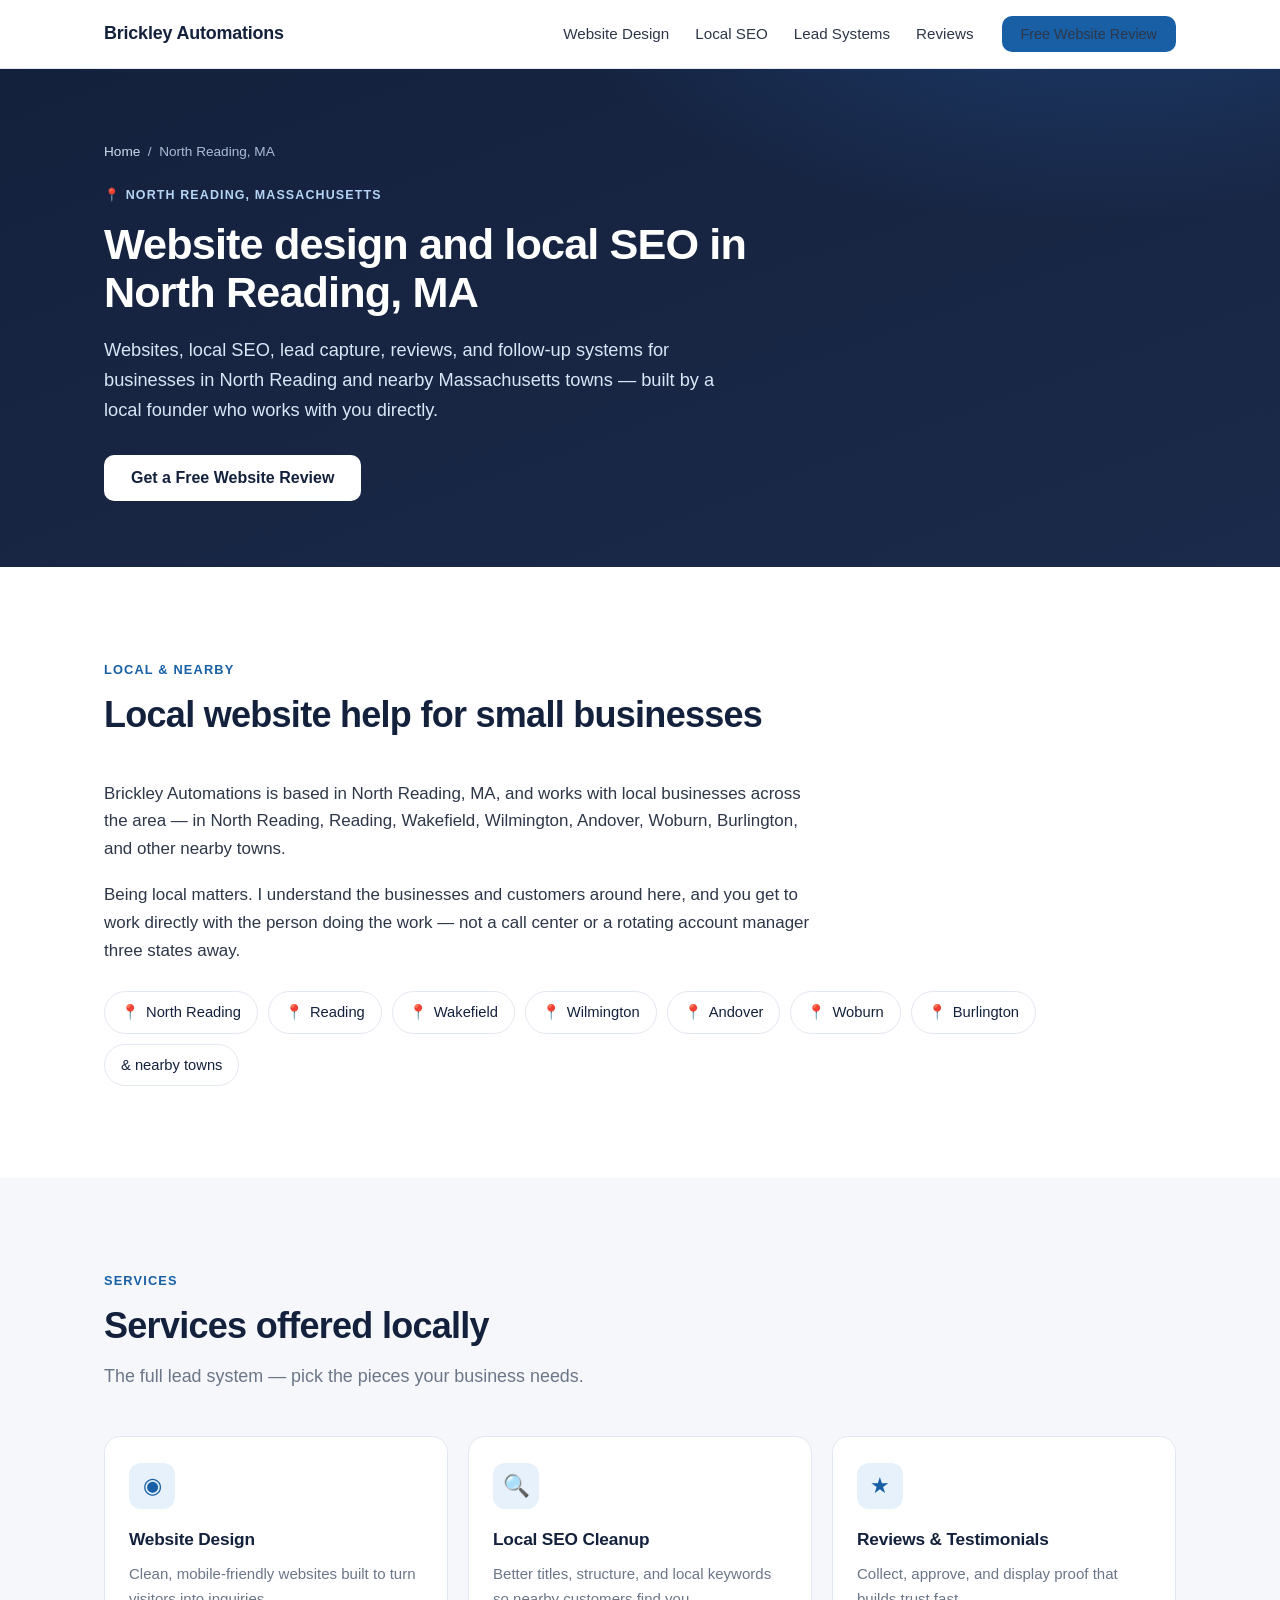
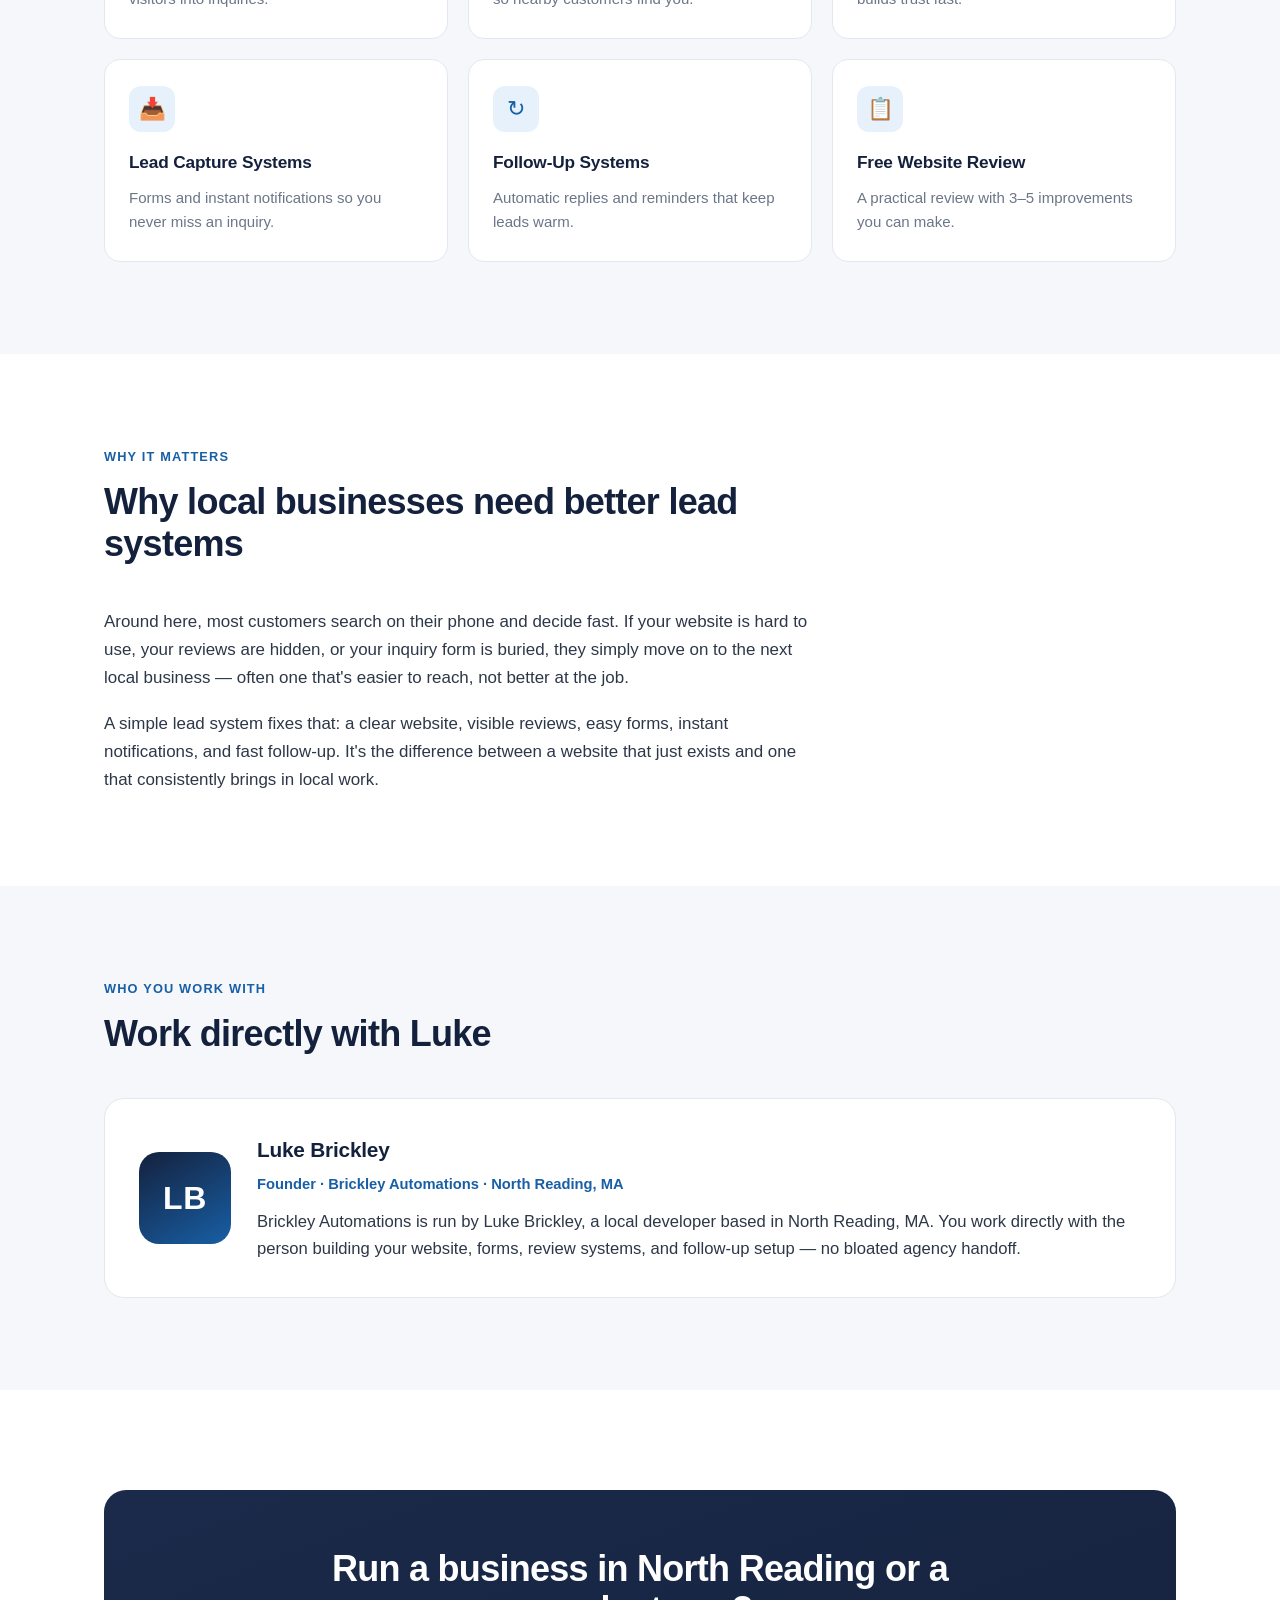
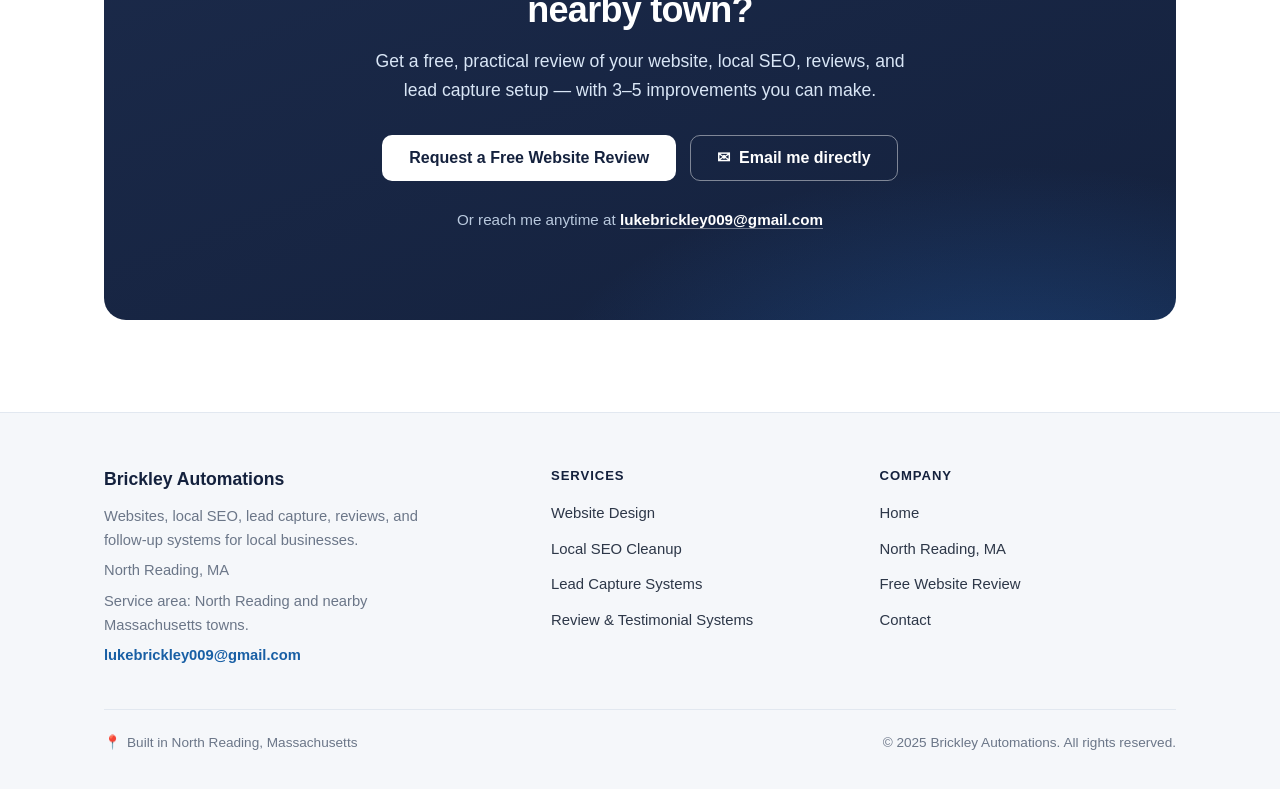
<file: north-reading-ma/index.html>
<!DOCTYPE html>
<html lang="en">
<head>
  <meta charset="UTF-8">
  <meta name="viewport" content="width=device-width, initial-scale=1.0">
  <title>Website Design &amp; Local SEO in North Reading, MA | Brickley Automations</title>
  <meta name="description" content="Website design, local SEO, lead capture, reviews, and follow-up systems for businesses in North Reading and nearby MA towns.">
  <link rel="canonical" href="https://brickleyautomations.com/north-reading-ma/">
  <meta name="theme-color" content="#14213D">
  <meta property="og:title" content="Website Design &amp; Local SEO in North Reading, MA | Brickley Automations">
  <meta property="og:description" content="Local website design, SEO, lead capture, reviews, and follow-up systems for North Reading and nearby Massachusetts towns.">
  <meta property="og:type" content="website">
  <meta property="og:url" content="https://brickleyautomations.com/north-reading-ma/">
  <link rel="stylesheet" href="/styles.css">
</head>
<body>

  <!-- Navigation -->
  <nav>
    <div class="container nav-inner">
      <a href="/" class="nav-brand">Brickley Automations</a>
      <div class="nav-links">
        <div class="nav-menu-links">
          <a href="/website-design-local-businesses/">Website Design</a>
          <a href="/local-seo-cleanup/">Local SEO</a>
          <a href="/lead-capture-systems/">Lead Systems</a>
          <a href="/review-testimonial-systems/">Reviews</a>
        </div>
        <a href="/free-website-review/" class="btn btn-primary">Free Website Review</a>
      </div>
    </div>
  </nav>

  <!-- Page hero -->
  <header class="page-hero">
    <div class="container">
      <div class="breadcrumb"><a href="/">Home</a> &nbsp;/&nbsp; North Reading, MA</div>
      <p class="eyebrow"><span>&#128205;</span> North Reading, Massachusetts</p>
      <h1>Website design and local SEO in North Reading, MA</h1>
      <p class="lead">Websites, local SEO, lead capture, reviews, and follow-up systems for businesses in North Reading and nearby Massachusetts towns &mdash; built by a local founder who works with you directly.</p>
      <a href="/free-website-review/" class="btn btn-white">Get a Free Website Review</a>
    </div>
  </header>

  <!-- Local help -->
  <section>
    <div class="container">
      <div class="section-head">
        <p class="label">Local &amp; nearby</p>
        <h2>Local website help for small businesses</h2>
      </div>
      <div class="prose">
        <p>Brickley Automations is based in North Reading, MA, and works with local businesses across the area &mdash; in North Reading, Reading, Wakefield, Wilmington, Andover, Woburn, Burlington, and other nearby towns.</p>
        <p>Being local matters. I understand the businesses and customers around here, and you get to work directly with the person doing the work &mdash; not a call center or a rotating account manager three states away.</p>
      </div>
      <div class="towns" style="margin-top: 26px;">
        <span class="town"><span class="pin">&#128205;</span> North Reading</span>
        <span class="town"><span class="pin">&#128205;</span> Reading</span>
        <span class="town"><span class="pin">&#128205;</span> Wakefield</span>
        <span class="town"><span class="pin">&#128205;</span> Wilmington</span>
        <span class="town"><span class="pin">&#128205;</span> Andover</span>
        <span class="town"><span class="pin">&#128205;</span> Woburn</span>
        <span class="town"><span class="pin">&#128205;</span> Burlington</span>
        <span class="town">&amp; nearby towns</span>
      </div>
    </div>
  </section>

  <!-- Services -->
  <section class="bg-gray">
    <div class="container">
      <div class="section-head">
        <p class="label">Services</p>
        <h2>Services offered locally</h2>
        <p class="section-sub">The full lead system &mdash; pick the pieces your business needs.</p>
      </div>
      <div class="grid grid-3">
        <a class="card" href="/website-design-local-businesses/" style="text-decoration:none;">
          <div class="icon-box">&#9673;</div>
          <h3>Website Design</h3>
          <p>Clean, mobile-friendly websites built to turn visitors into inquiries.</p>
        </a>
        <a class="card" href="/local-seo-cleanup/" style="text-decoration:none;">
          <div class="icon-box">&#128269;</div>
          <h3>Local SEO Cleanup</h3>
          <p>Better titles, structure, and local keywords so nearby customers find you.</p>
        </a>
        <a class="card" href="/review-testimonial-systems/" style="text-decoration:none;">
          <div class="icon-box">&#9733;</div>
          <h3>Reviews &amp; Testimonials</h3>
          <p>Collect, approve, and display proof that builds trust fast.</p>
        </a>
        <a class="card" href="/lead-capture-systems/" style="text-decoration:none;">
          <div class="icon-box">&#128229;</div>
          <h3>Lead Capture Systems</h3>
          <p>Forms and instant notifications so you never miss an inquiry.</p>
        </a>
        <a class="card" href="/lead-capture-systems/" style="text-decoration:none;">
          <div class="icon-box">&#8635;</div>
          <h3>Follow-Up Systems</h3>
          <p>Automatic replies and reminders that keep leads warm.</p>
        </a>
        <a class="card" href="/free-website-review/" style="text-decoration:none;">
          <div class="icon-box">&#128203;</div>
          <h3>Free Website Review</h3>
          <p>A practical review with 3&ndash;5 improvements you can make.</p>
        </a>
      </div>
    </div>
  </section>

  <!-- Why local businesses need better lead systems -->
  <section>
    <div class="container">
      <div class="section-head">
        <p class="label">Why it matters</p>
        <h2>Why local businesses need better lead systems</h2>
      </div>
      <div class="prose">
        <p>Around here, most customers search on their phone and decide fast. If your website is hard to use, your reviews are hidden, or your inquiry form is buried, they simply move on to the next local business &mdash; often one that's easier to reach, not better at the job.</p>
        <p>A simple lead system fixes that: a clear website, visible reviews, easy forms, instant notifications, and fast follow-up. It's the difference between a website that just exists and one that consistently brings in local work.</p>
      </div>
    </div>
  </section>

  <!-- Work directly with Luke -->
  <section class="bg-gray">
    <div class="container">
      <div class="section-head">
        <p class="label">Who you work with</p>
        <h2>Work directly with Luke</h2>
      </div>
      <div class="founder">
        <div class="monogram" aria-hidden="true">LB</div>
        <div>
          <h3>Luke Brickley</h3>
          <p class="role">Founder &middot; Brickley Automations &middot; North Reading, MA</p>
          <p>Brickley Automations is run by Luke Brickley, a local developer based in North Reading, MA. You work directly with the person building your website, forms, review systems, and follow-up setup &mdash; no bloated agency handoff.</p>
        </div>
      </div>
    </div>
  </section>

  <!-- Final CTA -->
  <section>
    <div class="container">
      <div class="final-cta">
        <h2>Run a business in North Reading or a nearby town?</h2>
        <p>Get a free, practical review of your website, local SEO, reviews, and lead capture setup &mdash; with 3&ndash;5 improvements you can make.</p>
        <div class="cta-buttons">
          <a href="/free-website-review/" class="btn btn-white">Request a Free Website Review</a>
          <a href="mailto:lukebrickley009@gmail.com" class="btn btn-outline"><span>&#9993;</span> Email me directly</a>
        </div>
        <p class="contact-line">Or reach me anytime at <a href="mailto:lukebrickley009@gmail.com">lukebrickley009@gmail.com</a></p>
      </div>
    </div>
  </section>

  <!-- Footer -->
  <footer>
    <div class="container">
      <div class="footer-grid">
        <div class="footer-brand">
          <div class="brand">Brickley Automations</div>
          <p>Websites, local SEO, lead capture, reviews, and follow-up systems for local businesses.</p>
          <p>North Reading, MA</p>
          <p>Service area: North Reading and nearby Massachusetts towns.</p>
          <p><a href="mailto:lukebrickley009@gmail.com">lukebrickley009@gmail.com</a></p>
        </div>
        <div class="footer-col">
          <h4>Services</h4>
          <ul>
            <li><a href="/website-design-local-businesses/">Website Design</a></li>
            <li><a href="/local-seo-cleanup/">Local SEO Cleanup</a></li>
            <li><a href="/lead-capture-systems/">Lead Capture Systems</a></li>
            <li><a href="/review-testimonial-systems/">Review &amp; Testimonial Systems</a></li>
          </ul>
        </div>
        <div class="footer-col">
          <h4>Company</h4>
          <ul>
            <li><a href="/">Home</a></li>
            <li><a href="/north-reading-ma/">North Reading, MA</a></li>
            <li><a href="/free-website-review/">Free Website Review</a></li>
            <li><a href="mailto:lukebrickley009@gmail.com">Contact</a></li>
          </ul>
        </div>
      </div>
      <div class="footer-bottom">
        <span class="built"><span>&#128205;</span> Built in North Reading, Massachusetts</span>
        <span>&copy; 2025 Brickley Automations. All rights reserved.</span>
      </div>
    </div>
  </footer>

</body>
</html>
</file>
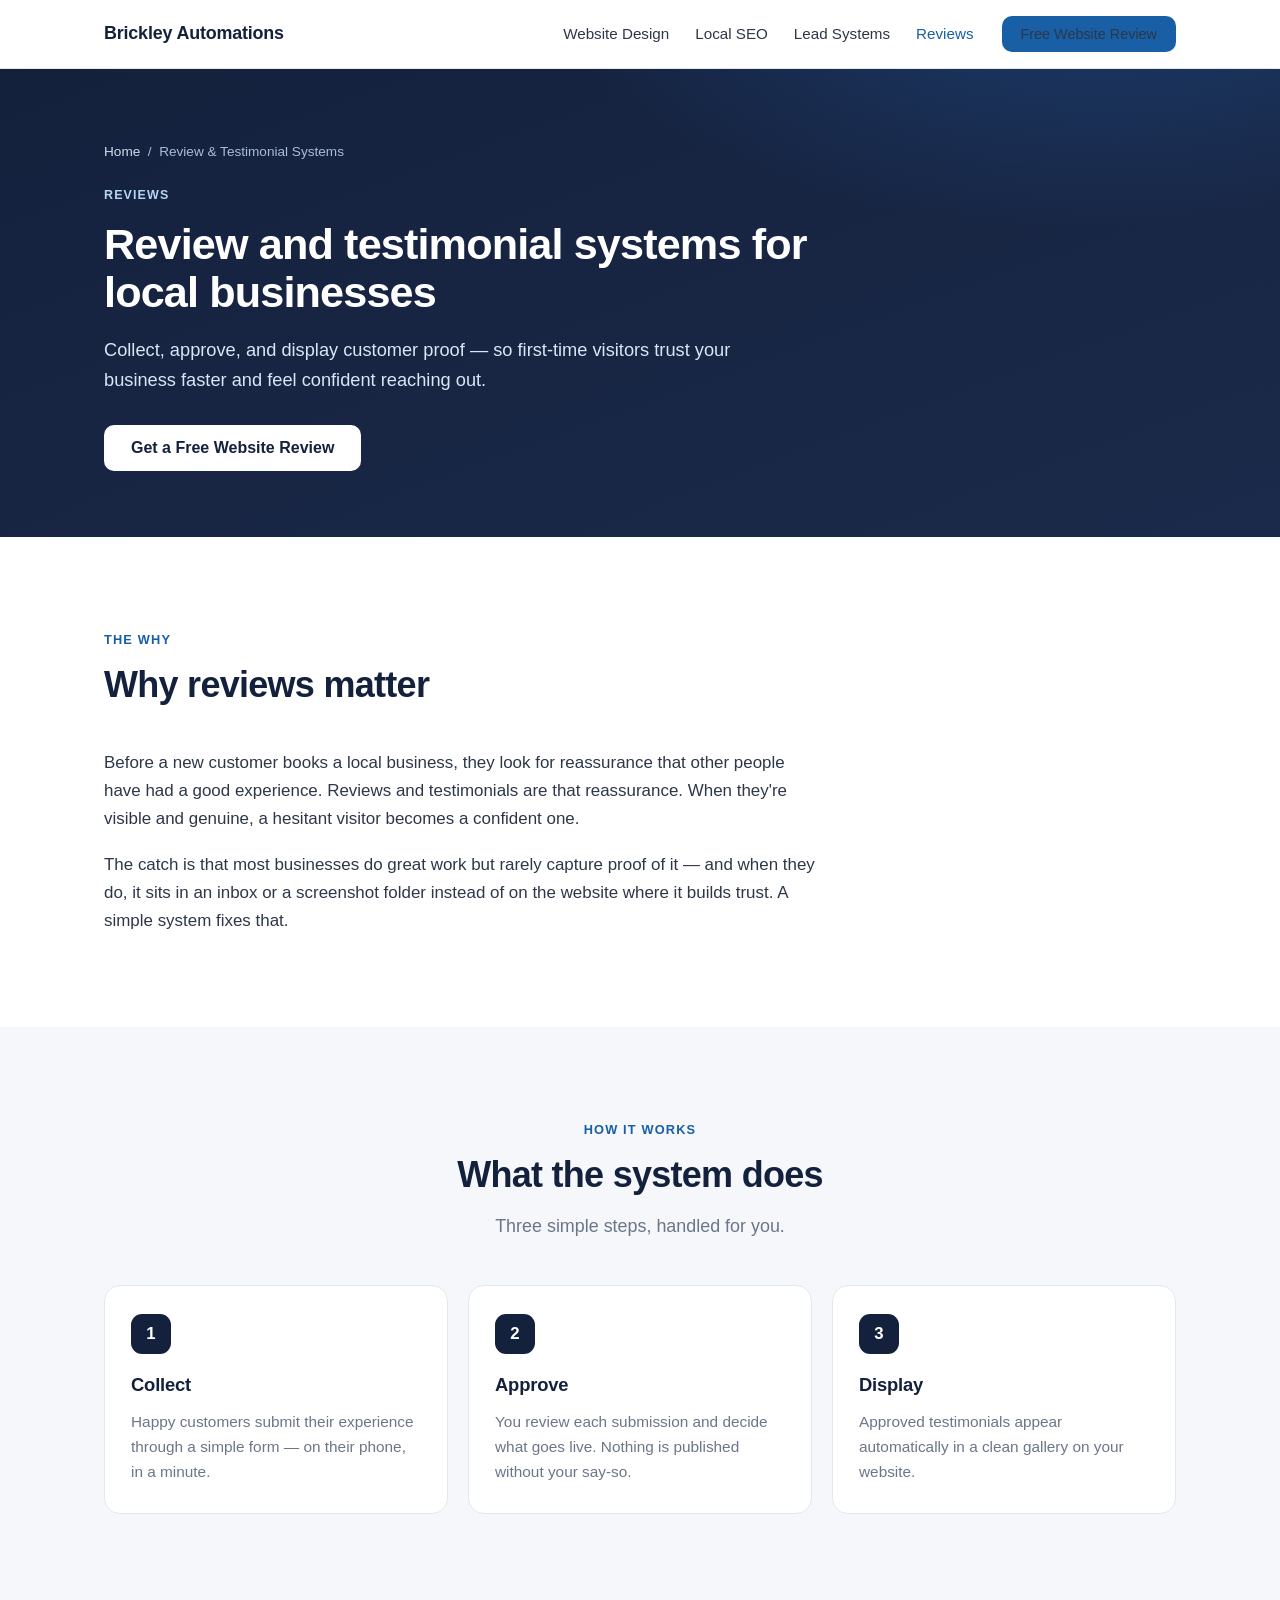
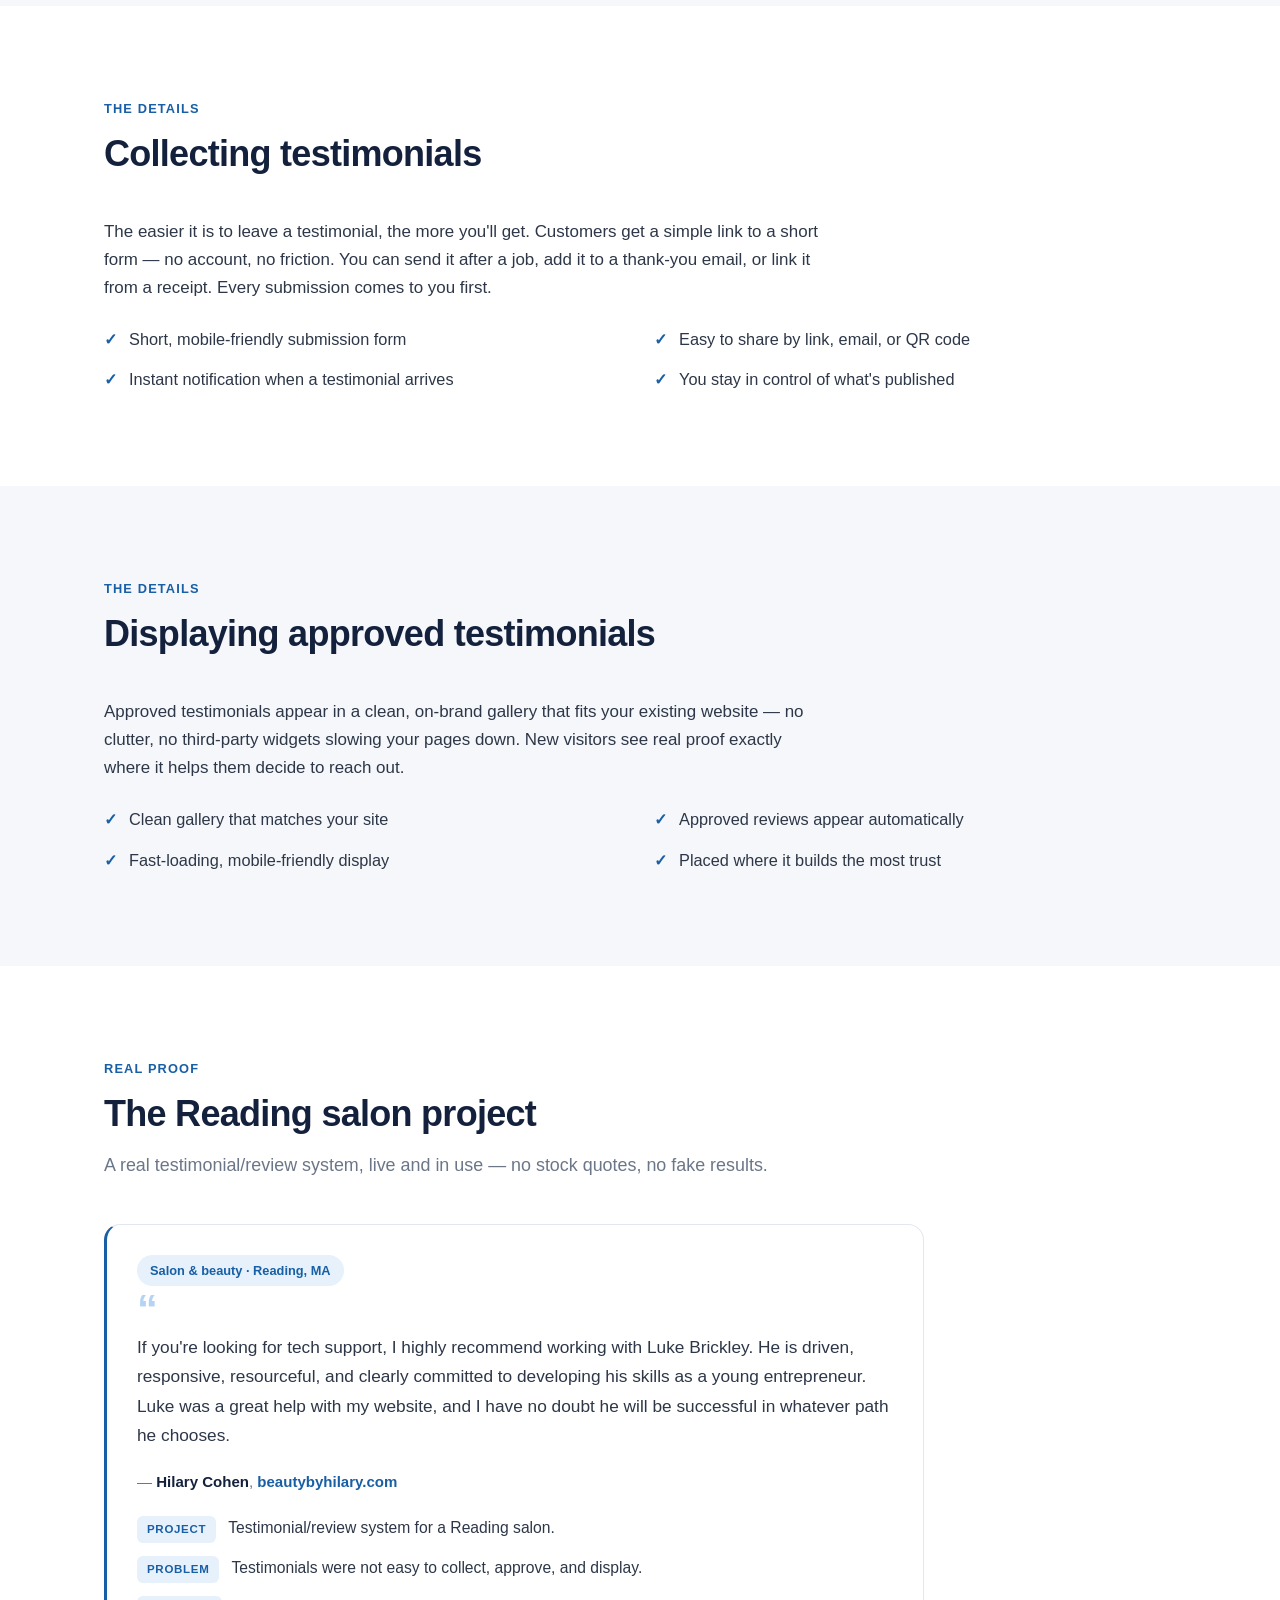
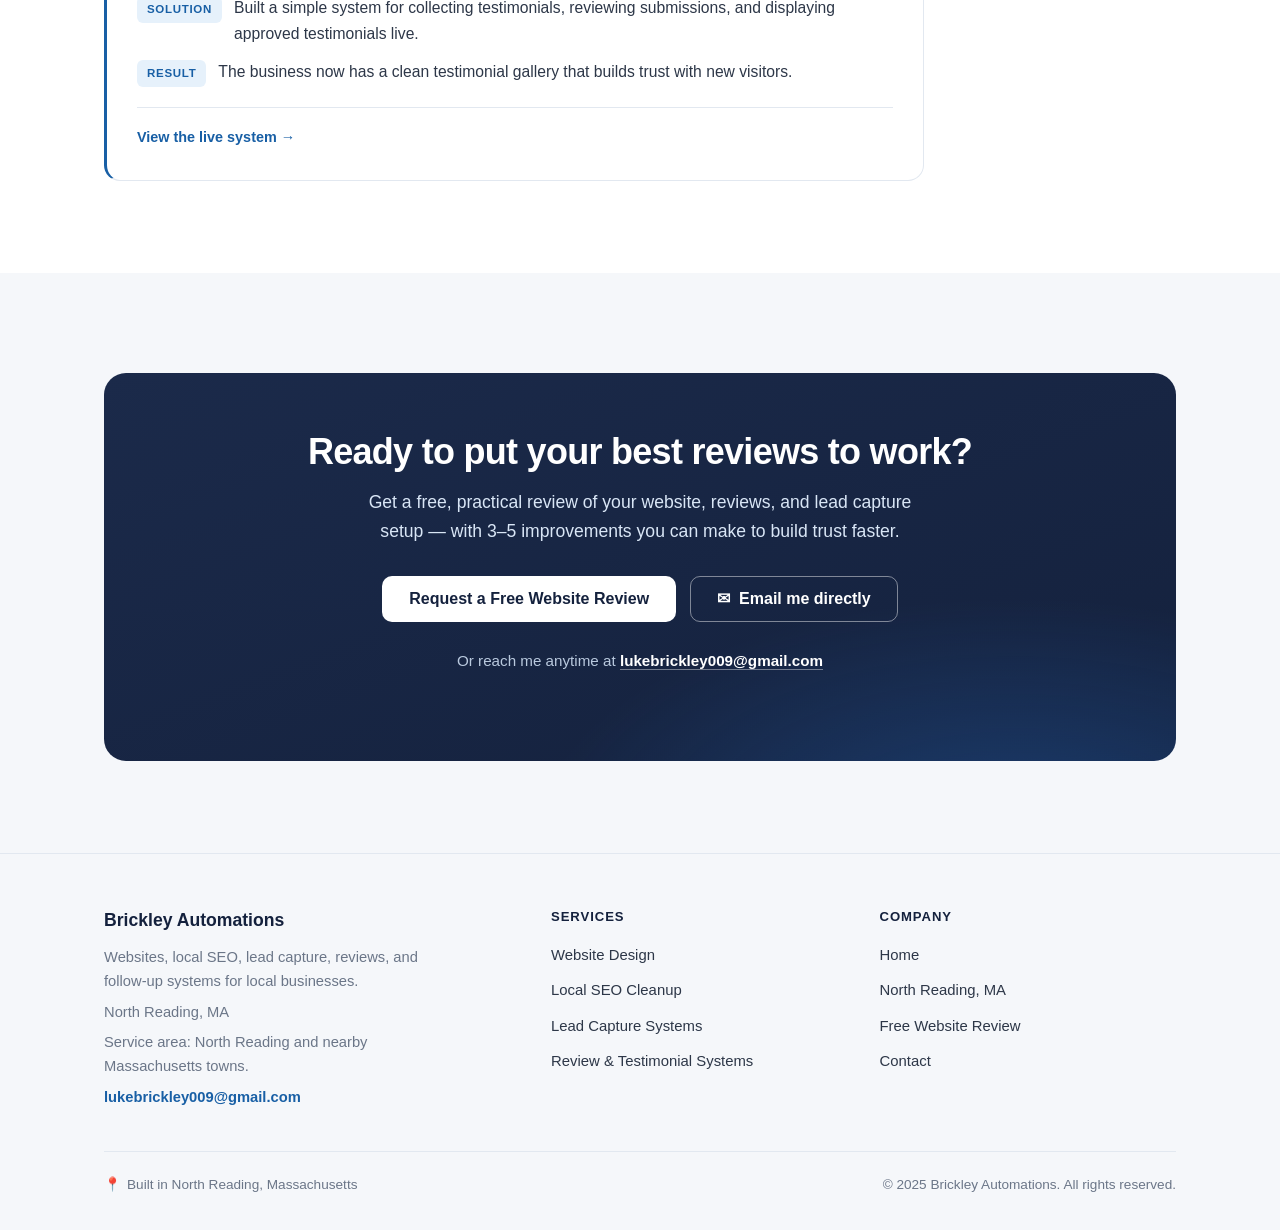
<file: review-testimonial-systems/index.html>
<!DOCTYPE html>
<html lang="en">
<head>
  <meta charset="UTF-8">
  <meta name="viewport" content="width=device-width, initial-scale=1.0">
  <title>Review &amp; Testimonial Systems for Local Businesses | Brickley Automations</title>
  <meta name="description" content="Collect, approve, and display customer testimonials so visitors trust your local business faster.">
  <link rel="canonical" href="https://brickleyautomations.com/review-testimonial-systems/">
  <meta name="theme-color" content="#14213D">
  <meta property="og:title" content="Review &amp; Testimonial Systems for Local Businesses | Brickley Automations">
  <meta property="og:description" content="Collect, approve, and display customer proof so visitors trust your business faster.">
  <meta property="og:type" content="website">
  <meta property="og:url" content="https://brickleyautomations.com/review-testimonial-systems/">
  <link rel="stylesheet" href="/styles.css">
</head>
<body>

  <!-- Navigation -->
  <nav>
    <div class="container nav-inner">
      <a href="/" class="nav-brand">Brickley Automations</a>
      <div class="nav-links">
        <div class="nav-menu-links">
          <a href="/website-design-local-businesses/">Website Design</a>
          <a href="/local-seo-cleanup/">Local SEO</a>
          <a href="/lead-capture-systems/">Lead Systems</a>
          <a href="/review-testimonial-systems/" class="active">Reviews</a>
        </div>
        <a href="/free-website-review/" class="btn btn-primary">Free Website Review</a>
      </div>
    </div>
  </nav>

  <!-- Page hero -->
  <header class="page-hero">
    <div class="container">
      <div class="breadcrumb"><a href="/">Home</a> &nbsp;/&nbsp; Review &amp; Testimonial Systems</div>
      <p class="eyebrow">Reviews</p>
      <h1>Review and testimonial systems for local businesses</h1>
      <p class="lead">Collect, approve, and display customer proof &mdash; so first-time visitors trust your business faster and feel confident reaching out.</p>
      <a href="/free-website-review/" class="btn btn-white">Get a Free Website Review</a>
    </div>
  </header>

  <!-- Why reviews matter -->
  <section>
    <div class="container">
      <div class="section-head">
        <p class="label">The why</p>
        <h2>Why reviews matter</h2>
      </div>
      <div class="prose">
        <p>Before a new customer books a local business, they look for reassurance that other people have had a good experience. Reviews and testimonials are that reassurance. When they're visible and genuine, a hesitant visitor becomes a confident one.</p>
        <p>The catch is that most businesses do great work but rarely capture proof of it &mdash; and when they do, it sits in an inbox or a screenshot folder instead of on the website where it builds trust. A simple system fixes that.</p>
      </div>
    </div>
  </section>

  <!-- What the system does -->
  <section class="bg-gray">
    <div class="container">
      <div class="section-head center">
        <p class="label">How it works</p>
        <h2>What the system does</h2>
        <p class="section-sub">Three simple steps, handled for you.</p>
      </div>
      <div class="grid grid-3">
        <div class="step">
          <div class="num">1</div>
          <h3>Collect</h3>
          <p>Happy customers submit their experience through a simple form &mdash; on their phone, in a minute.</p>
        </div>
        <div class="step">
          <div class="num">2</div>
          <h3>Approve</h3>
          <p>You review each submission and decide what goes live. Nothing is published without your say-so.</p>
        </div>
        <div class="step">
          <div class="num">3</div>
          <h3>Display</h3>
          <p>Approved testimonials appear automatically in a clean gallery on your website.</p>
        </div>
      </div>
    </div>
  </section>

  <!-- Collecting -->
  <section>
    <div class="container">
      <div class="section-head">
        <p class="label">The details</p>
        <h2>Collecting testimonials</h2>
      </div>
      <div class="prose">
        <p>The easier it is to leave a testimonial, the more you'll get. Customers get a simple link to a short form &mdash; no account, no friction. You can send it after a job, add it to a thank-you email, or link it from a receipt. Every submission comes to you first.</p>
      </div>
      <ul class="checklist two-col" style="margin-top: 24px;">
        <li><span class="tick">&#10003;</span> Short, mobile-friendly submission form</li>
        <li><span class="tick">&#10003;</span> Easy to share by link, email, or QR code</li>
        <li><span class="tick">&#10003;</span> Instant notification when a testimonial arrives</li>
        <li><span class="tick">&#10003;</span> You stay in control of what's published</li>
      </ul>
    </div>
  </section>

  <!-- Displaying -->
  <section class="bg-gray">
    <div class="container">
      <div class="section-head">
        <p class="label">The details</p>
        <h2>Displaying approved testimonials</h2>
      </div>
      <div class="prose">
        <p>Approved testimonials appear in a clean, on-brand gallery that fits your existing website &mdash; no clutter, no third-party widgets slowing your pages down. New visitors see real proof exactly where it helps them decide to reach out.</p>
      </div>
      <ul class="checklist two-col" style="margin-top: 24px;">
        <li><span class="tick">&#10003;</span> Clean gallery that matches your site</li>
        <li><span class="tick">&#10003;</span> Approved reviews appear automatically</li>
        <li><span class="tick">&#10003;</span> Fast-loading, mobile-friendly display</li>
        <li><span class="tick">&#10003;</span> Placed where it builds the most trust</li>
      </ul>
    </div>
  </section>

  <!-- Real proof: Hilary -->
  <section>
    <div class="container">
      <div class="section-head">
        <p class="label">Real proof</p>
        <h2>The Reading salon project</h2>
        <p class="section-sub">A real testimonial/review system, live and in use &mdash; no stock quotes, no fake results.</p>
      </div>
      <div class="proof-card feature" style="max-width: 820px;">
        <span class="pill">Salon &amp; beauty &middot; Reading, MA</span>
        <span class="quote-mark">&ldquo;</span>
        <blockquote>If you're looking for tech support, I highly recommend working with Luke Brickley. He is driven, responsive, resourceful, and clearly committed to developing his skills as a young entrepreneur. Luke was a great help with my website, and I have no doubt he will be successful in whatever path he chooses.</blockquote>
        <p class="quote-attr">&mdash; <strong>Hilary Cohen</strong>, <a href="https://beautybyhilary.com" target="_blank" rel="noopener">beautybyhilary.com</a></p>
        <div class="case-psr">
          <div class="psr-row"><span class="psr-tag">Project</span><p>Testimonial/review system for a Reading salon.</p></div>
          <div class="psr-row"><span class="psr-tag">Problem</span><p>Testimonials were not easy to collect, approve, and display.</p></div>
          <div class="psr-row"><span class="psr-tag">Solution</span><p>Built a simple system for collecting testimonials, reviewing submissions, and displaying approved testimonials live.</p></div>
          <div class="psr-row"><span class="psr-tag">Result</span><p>The business now has a clean testimonial gallery that builds trust with new visitors.</p></div>
        </div>
        <div class="project-summary">
          <a href="https://hilary.brickleyautomations.com" target="_blank" rel="noopener">View the live system &rarr;</a>
        </div>
      </div>
    </div>
  </section>

  <!-- Final CTA -->
  <section class="bg-gray">
    <div class="container">
      <div class="final-cta">
        <h2>Ready to put your best reviews to work?</h2>
        <p>Get a free, practical review of your website, reviews, and lead capture setup &mdash; with 3&ndash;5 improvements you can make to build trust faster.</p>
        <div class="cta-buttons">
          <a href="/free-website-review/" class="btn btn-white">Request a Free Website Review</a>
          <a href="mailto:lukebrickley009@gmail.com" class="btn btn-outline"><span>&#9993;</span> Email me directly</a>
        </div>
        <p class="contact-line">Or reach me anytime at <a href="mailto:lukebrickley009@gmail.com">lukebrickley009@gmail.com</a></p>
      </div>
    </div>
  </section>

  <!-- Footer -->
  <footer>
    <div class="container">
      <div class="footer-grid">
        <div class="footer-brand">
          <div class="brand">Brickley Automations</div>
          <p>Websites, local SEO, lead capture, reviews, and follow-up systems for local businesses.</p>
          <p>North Reading, MA</p>
          <p>Service area: North Reading and nearby Massachusetts towns.</p>
          <p><a href="mailto:lukebrickley009@gmail.com">lukebrickley009@gmail.com</a></p>
        </div>
        <div class="footer-col">
          <h4>Services</h4>
          <ul>
            <li><a href="/website-design-local-businesses/">Website Design</a></li>
            <li><a href="/local-seo-cleanup/">Local SEO Cleanup</a></li>
            <li><a href="/lead-capture-systems/">Lead Capture Systems</a></li>
            <li><a href="/review-testimonial-systems/">Review &amp; Testimonial Systems</a></li>
          </ul>
        </div>
        <div class="footer-col">
          <h4>Company</h4>
          <ul>
            <li><a href="/">Home</a></li>
            <li><a href="/north-reading-ma/">North Reading, MA</a></li>
            <li><a href="/free-website-review/">Free Website Review</a></li>
            <li><a href="mailto:lukebrickley009@gmail.com">Contact</a></li>
          </ul>
        </div>
      </div>
      <div class="footer-bottom">
        <span class="built"><span>&#128205;</span> Built in North Reading, Massachusetts</span>
        <span>&copy; 2025 Brickley Automations. All rights reserved.</span>
      </div>
    </div>
  </footer>

</body>
</html>
</file>
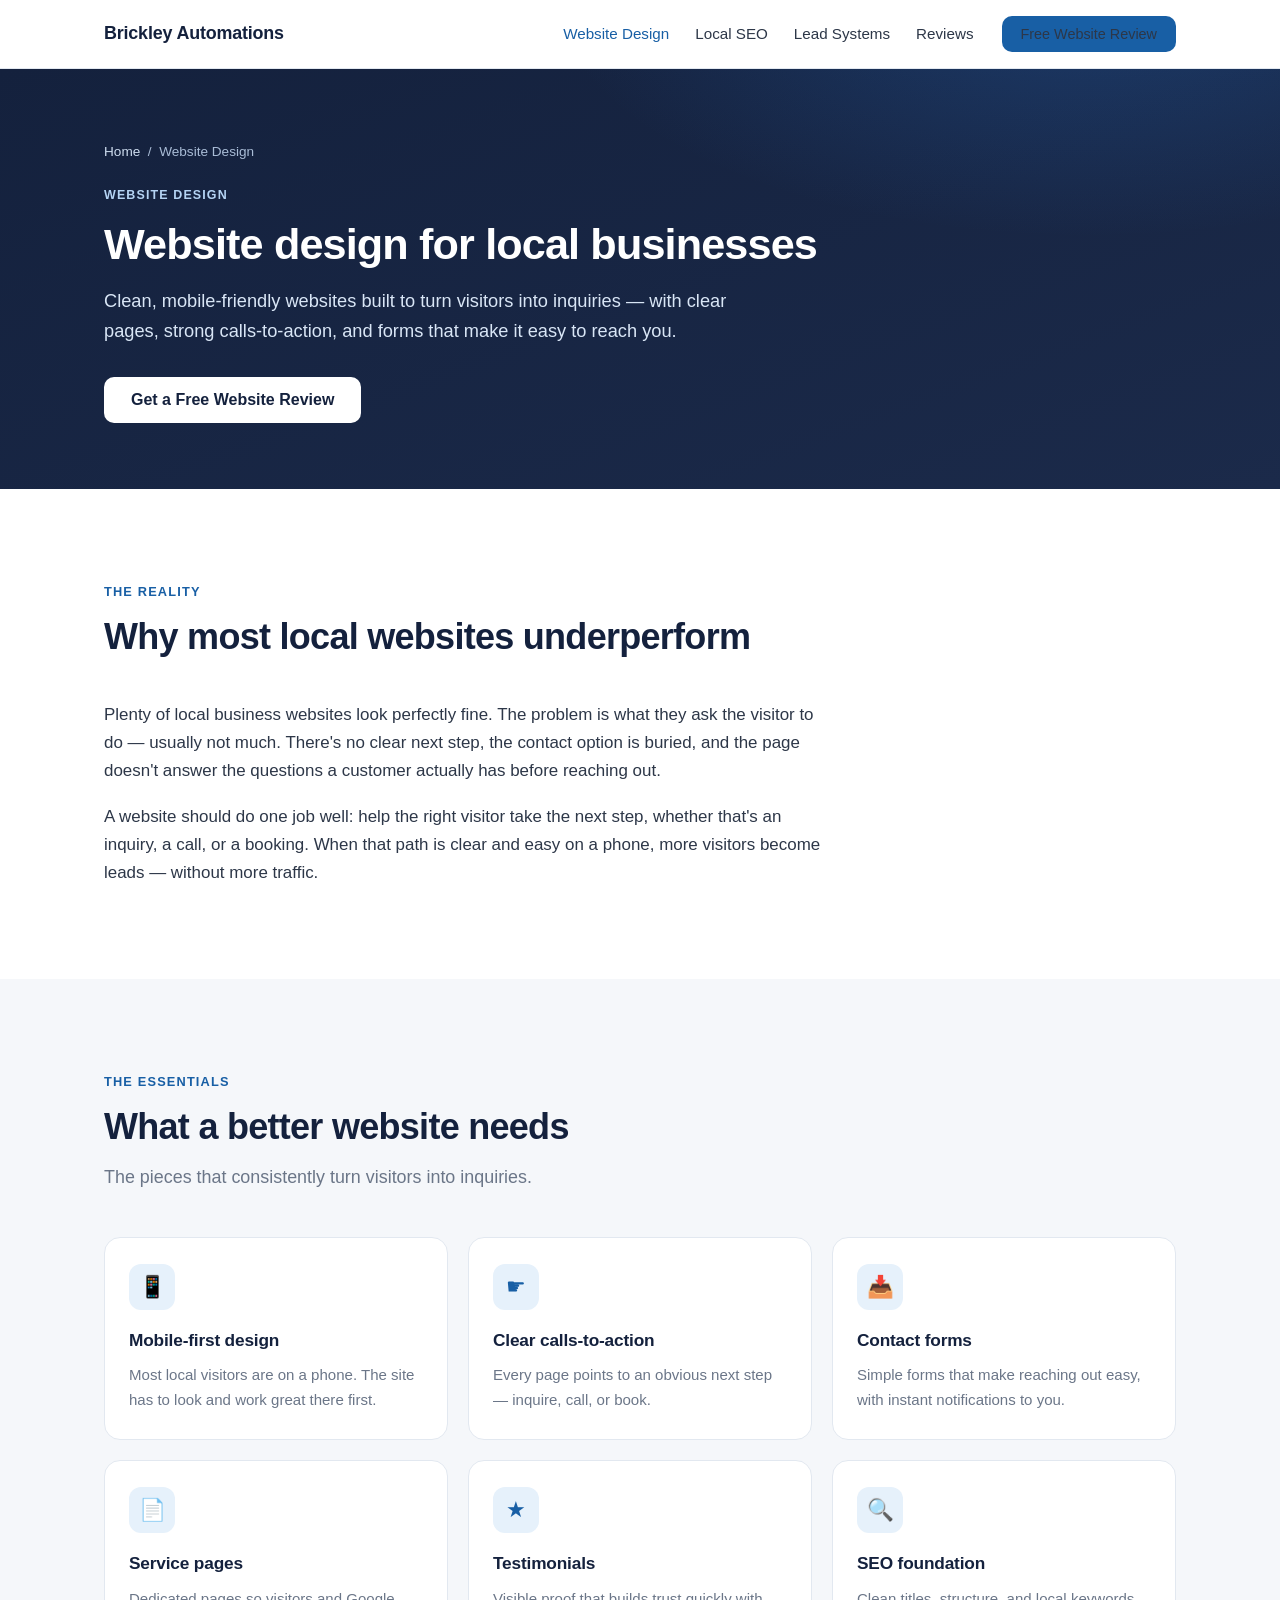
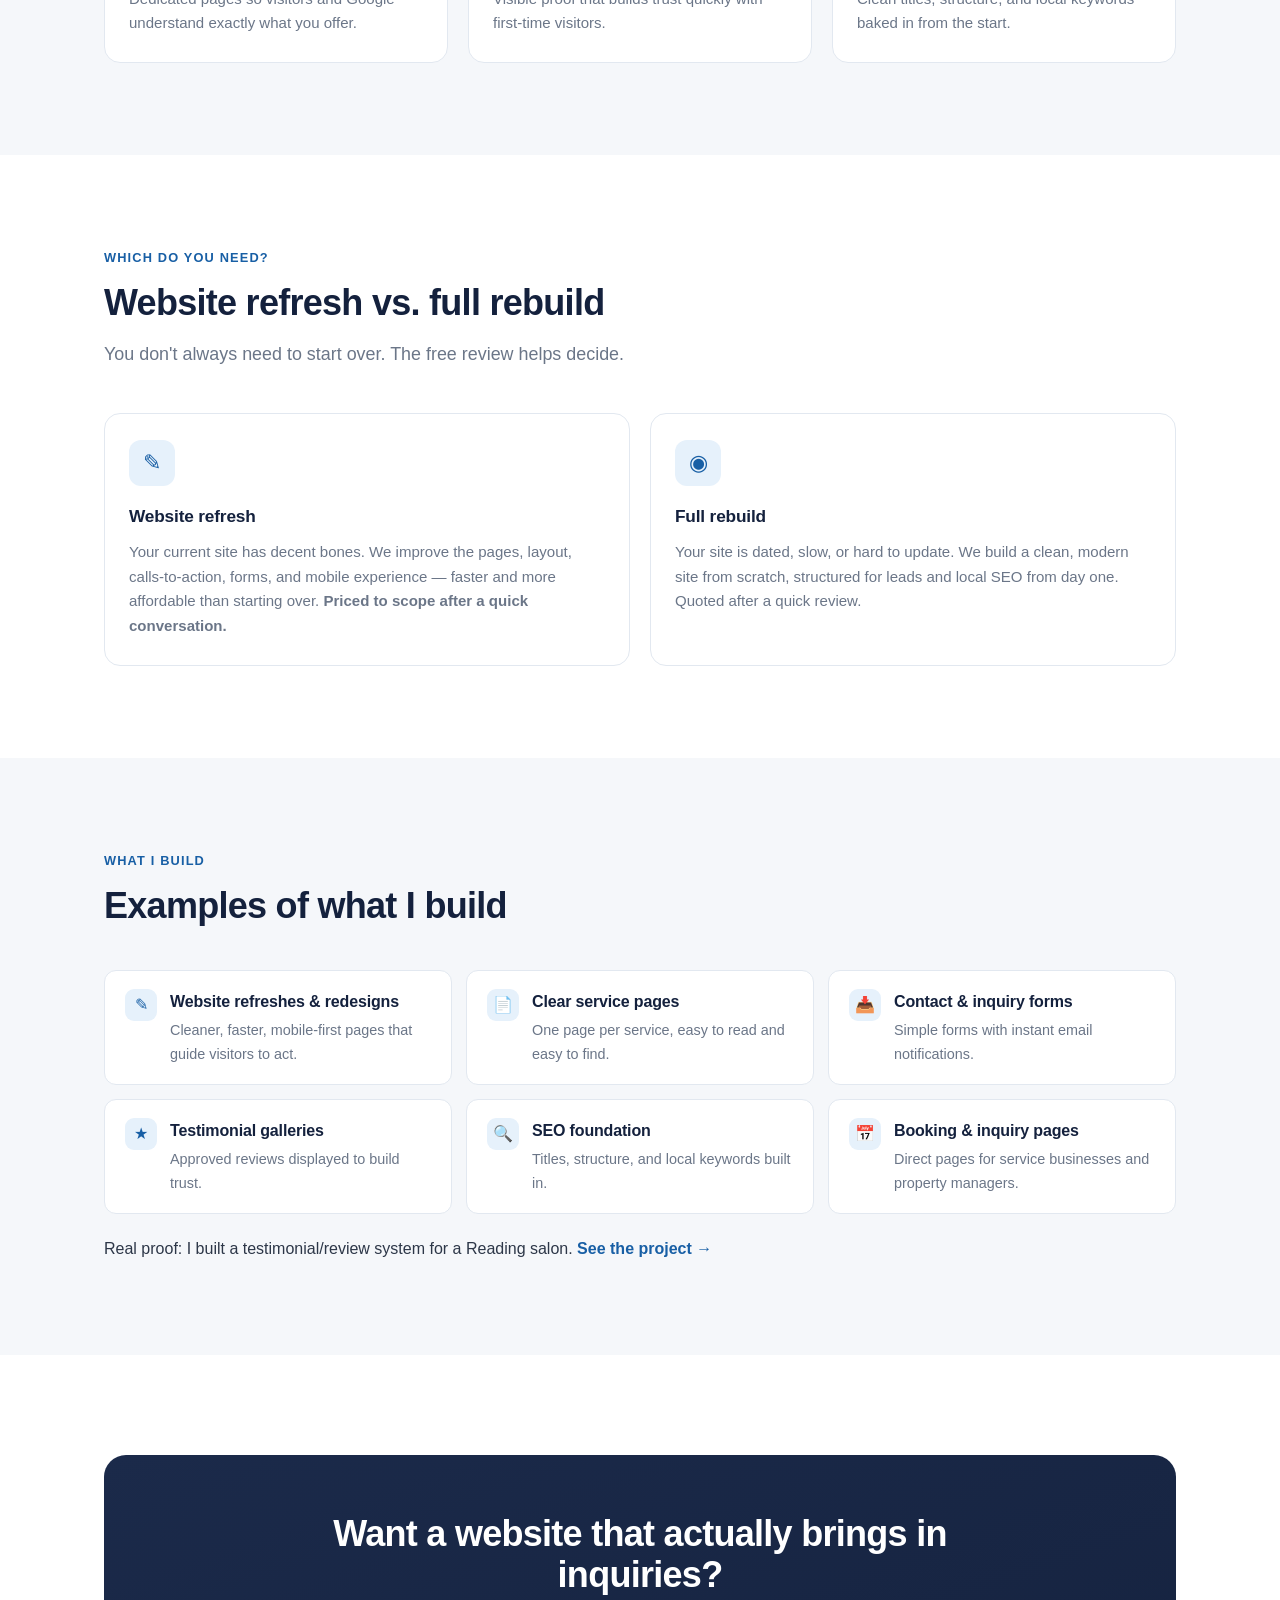
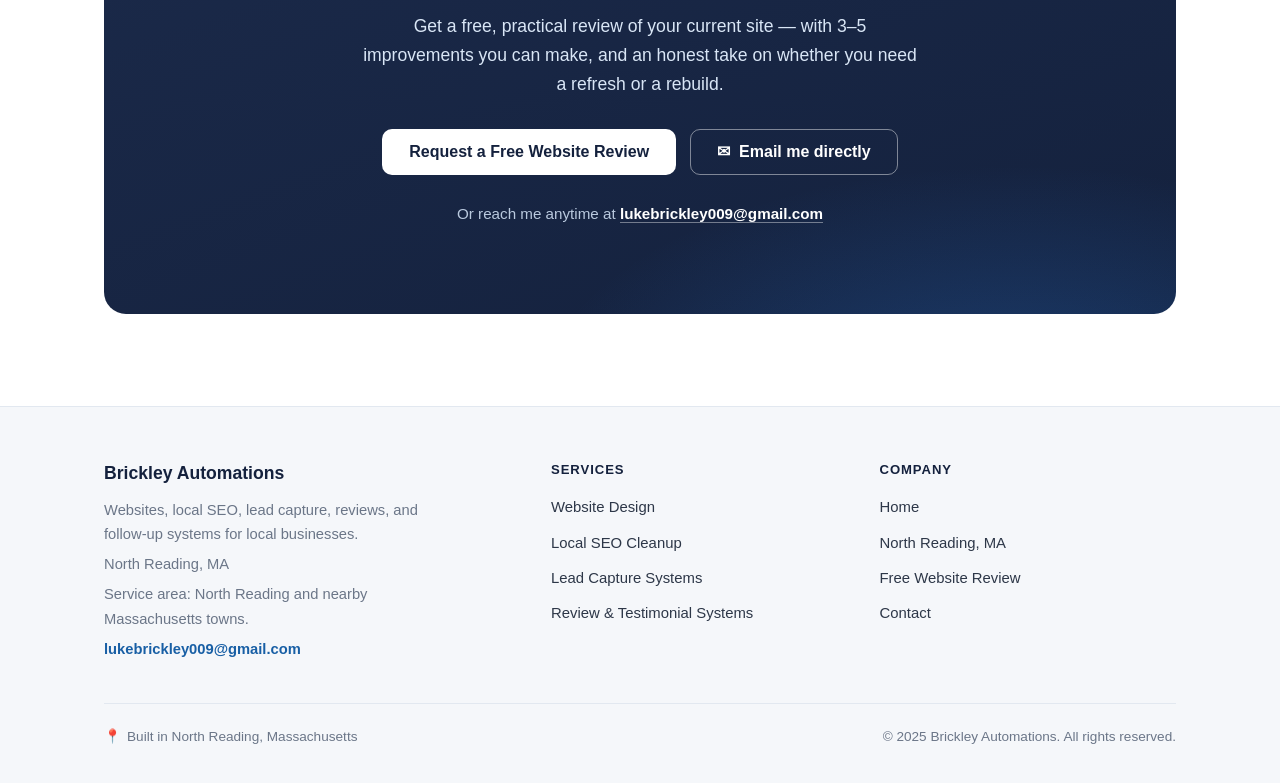
<file: website-design-local-businesses/index.html>
<!DOCTYPE html>
<html lang="en">
<head>
  <meta charset="UTF-8">
  <meta name="viewport" content="width=device-width, initial-scale=1.0">
  <title>Website Design for Local Businesses | Brickley Automations</title>
  <meta name="description" content="Clean, mobile-friendly websites for local businesses built to turn visitors into inquiries, calls, bookings, and leads.">
  <link rel="canonical" href="https://brickleyautomations.com/website-design-local-businesses/">
  <meta name="theme-color" content="#14213D">
  <meta property="og:title" content="Website Design for Local Businesses | Brickley Automations">
  <meta property="og:description" content="Clean, mobile-friendly websites built to turn visitors into inquiries, calls, bookings, and leads.">
  <meta property="og:type" content="website">
  <meta property="og:url" content="https://brickleyautomations.com/website-design-local-businesses/">
  <link rel="stylesheet" href="/styles.css">
</head>
<body>

  <!-- Navigation -->
  <nav>
    <div class="container nav-inner">
      <a href="/" class="nav-brand">Brickley Automations</a>
      <div class="nav-links">
        <div class="nav-menu-links">
          <a href="/website-design-local-businesses/" class="active">Website Design</a>
          <a href="/local-seo-cleanup/">Local SEO</a>
          <a href="/lead-capture-systems/">Lead Systems</a>
          <a href="/review-testimonial-systems/">Reviews</a>
        </div>
        <a href="/free-website-review/" class="btn btn-primary">Free Website Review</a>
      </div>
    </div>
  </nav>

  <!-- Page hero -->
  <header class="page-hero">
    <div class="container">
      <div class="breadcrumb"><a href="/">Home</a> &nbsp;/&nbsp; Website Design</div>
      <p class="eyebrow">Website Design</p>
      <h1>Website design for local businesses</h1>
      <p class="lead">Clean, mobile-friendly websites built to turn visitors into inquiries &mdash; with clear pages, strong calls-to-action, and forms that make it easy to reach you.</p>
      <a href="/free-website-review/" class="btn btn-white">Get a Free Website Review</a>
    </div>
  </header>

  <!-- Why underperform -->
  <section>
    <div class="container">
      <div class="section-head">
        <p class="label">The reality</p>
        <h2>Why most local websites underperform</h2>
      </div>
      <div class="prose">
        <p>Plenty of local business websites look perfectly fine. The problem is what they ask the visitor to do &mdash; usually not much. There's no clear next step, the contact option is buried, and the page doesn't answer the questions a customer actually has before reaching out.</p>
        <p>A website should do one job well: help the right visitor take the next step, whether that's an inquiry, a call, or a booking. When that path is clear and easy on a phone, more visitors become leads &mdash; without more traffic.</p>
      </div>
    </div>
  </section>

  <!-- What a better website needs -->
  <section class="bg-gray">
    <div class="container">
      <div class="section-head">
        <p class="label">The essentials</p>
        <h2>What a better website needs</h2>
        <p class="section-sub">The pieces that consistently turn visitors into inquiries.</p>
      </div>
      <div class="grid grid-3">
        <div class="card"><div class="icon-box">&#128241;</div><h3>Mobile-first design</h3><p>Most local visitors are on a phone. The site has to look and work great there first.</p></div>
        <div class="card"><div class="icon-box">&#9755;</div><h3>Clear calls-to-action</h3><p>Every page points to an obvious next step &mdash; inquire, call, or book.</p></div>
        <div class="card"><div class="icon-box">&#128229;</div><h3>Contact forms</h3><p>Simple forms that make reaching out easy, with instant notifications to you.</p></div>
        <div class="card"><div class="icon-box">&#128196;</div><h3>Service pages</h3><p>Dedicated pages so visitors and Google understand exactly what you offer.</p></div>
        <div class="card"><div class="icon-box">&#9733;</div><h3>Testimonials</h3><p>Visible proof that builds trust quickly with first-time visitors.</p></div>
        <div class="card"><div class="icon-box">&#128269;</div><h3>SEO foundation</h3><p>Clean titles, structure, and local keywords baked in from the start.</p></div>
      </div>
    </div>
  </section>

  <!-- Refresh vs rebuild -->
  <section>
    <div class="container">
      <div class="section-head">
        <p class="label">Which do you need?</p>
        <h2>Website refresh vs. full rebuild</h2>
        <p class="section-sub">You don't always need to start over. The free review helps decide.</p>
      </div>
      <div class="grid grid-2">
        <div class="card">
          <div class="icon-box">&#9998;</div>
          <h3>Website refresh</h3>
          <p>Your current site has decent bones. We improve the pages, layout, calls-to-action, forms, and mobile experience &mdash; faster and more affordable than starting over. <strong>Priced to scope after a quick conversation.</strong></p>
        </div>
        <div class="card">
          <div class="icon-box">&#9673;</div>
          <h3>Full rebuild</h3>
          <p>Your site is dated, slow, or hard to update. We build a clean, modern site from scratch, structured for leads and local SEO from day one. Quoted after a quick review.</p>
        </div>
      </div>
    </div>
  </section>

  <!-- Examples -->
  <section class="bg-gray">
    <div class="container">
      <div class="section-head">
        <p class="label">What I build</p>
        <h2>Examples of what I build</h2>
      </div>
      <div class="build-grid">
        <div class="build-item"><span class="dot">&#9998;</span><div><h3>Website refreshes &amp; redesigns</h3><p>Cleaner, faster, mobile-first pages that guide visitors to act.</p></div></div>
        <div class="build-item"><span class="dot">&#128196;</span><div><h3>Clear service pages</h3><p>One page per service, easy to read and easy to find.</p></div></div>
        <a class="build-item" href="/lead-capture-systems/" style="text-decoration:none;"><span class="dot">&#128229;</span><div><h3>Contact &amp; inquiry forms</h3><p>Simple forms with instant email notifications.</p></div></a>
        <a class="build-item" href="/review-testimonial-systems/" style="text-decoration:none;"><span class="dot">&#9733;</span><div><h3>Testimonial galleries</h3><p>Approved reviews displayed to build trust.</p></div></a>
        <a class="build-item" href="/local-seo-cleanup/" style="text-decoration:none;"><span class="dot">&#128269;</span><div><h3>SEO foundation</h3><p>Titles, structure, and local keywords built in.</p></div></a>
        <div class="build-item"><span class="dot">&#128197;</span><div><h3>Booking &amp; inquiry pages</h3><p>Direct pages for service businesses and property managers.</p></div></div>
      </div>
      <p style="margin-top: 22px;">Real proof: I built a testimonial/review system for a Reading salon. <a href="/review-testimonial-systems/" style="color: var(--blue); font-weight: 600; text-decoration: none;">See the project &rarr;</a></p>
    </div>
  </section>

  <!-- Final CTA -->
  <section>
    <div class="container">
      <div class="final-cta">
        <h2>Want a website that actually brings in inquiries?</h2>
        <p>Get a free, practical review of your current site &mdash; with 3&ndash;5 improvements you can make, and an honest take on whether you need a refresh or a rebuild.</p>
        <div class="cta-buttons">
          <a href="/free-website-review/" class="btn btn-white">Request a Free Website Review</a>
          <a href="mailto:lukebrickley009@gmail.com" class="btn btn-outline"><span>&#9993;</span> Email me directly</a>
        </div>
        <p class="contact-line">Or reach me anytime at <a href="mailto:lukebrickley009@gmail.com">lukebrickley009@gmail.com</a></p>
      </div>
    </div>
  </section>

  <!-- Footer -->
  <footer>
    <div class="container">
      <div class="footer-grid">
        <div class="footer-brand">
          <div class="brand">Brickley Automations</div>
          <p>Websites, local SEO, lead capture, reviews, and follow-up systems for local businesses.</p>
          <p>North Reading, MA</p>
          <p>Service area: North Reading and nearby Massachusetts towns.</p>
          <p><a href="mailto:lukebrickley009@gmail.com">lukebrickley009@gmail.com</a></p>
        </div>
        <div class="footer-col">
          <h4>Services</h4>
          <ul>
            <li><a href="/website-design-local-businesses/">Website Design</a></li>
            <li><a href="/local-seo-cleanup/">Local SEO Cleanup</a></li>
            <li><a href="/lead-capture-systems/">Lead Capture Systems</a></li>
            <li><a href="/review-testimonial-systems/">Review &amp; Testimonial Systems</a></li>
          </ul>
        </div>
        <div class="footer-col">
          <h4>Company</h4>
          <ul>
            <li><a href="/">Home</a></li>
            <li><a href="/north-reading-ma/">North Reading, MA</a></li>
            <li><a href="/free-website-review/">Free Website Review</a></li>
            <li><a href="mailto:lukebrickley009@gmail.com">Contact</a></li>
          </ul>
        </div>
      </div>
      <div class="footer-bottom">
        <span class="built"><span>&#128205;</span> Built in North Reading, Massachusetts</span>
        <span>&copy; 2025 Brickley Automations. All rights reserved.</span>
      </div>
    </div>
  </footer>

</body>
</html>
</file>
<file: styles.css>
/* ============================================================
   Brickley Automations — shared stylesheet
   Static site. No frameworks, no external dependencies.
   ============================================================ */

:root {
  --navy: #14213D;
  --navy-2: #1B2A4A;
  --blue: #185FA5;
  --blue-bright: #2B7DE0;
  --light-blue: #B5D4F4;
  --info-bg: #E6F1FB;
  --gray-bg: #F5F7FA;
  --border: #E2E8F0;
  --text: #2D3748;
  --muted: #6B7688;
  --radius: 16px;
}

* { margin: 0; padding: 0; box-sizing: border-box; }

html { scroll-behavior: smooth; }

body {
  font-family: -apple-system, BlinkMacSystemFont, "Segoe UI", Roboto, Helvetica, Arial, sans-serif, "Apple Color Emoji", "Segoe UI Emoji";
  color: var(--text);
  background: #fff;
  line-height: 1.65;
  -webkit-font-smoothing: antialiased;
}

a { color: inherit; }

.container {
  max-width: 1120px;
  margin: 0 auto;
  padding: 0 24px;
}

/* ---------- Buttons ---------- */
.btn {
  display: inline-flex;
  align-items: center;
  justify-content: center;
  gap: 9px;
  padding: 14px 26px;
  border-radius: 10px;
  font-size: 1rem;
  font-weight: 600;
  text-decoration: none;
  cursor: pointer;
  border: 1.5px solid transparent;
  transition: transform 0.12s ease, box-shadow 0.15s ease, background 0.15s ease, opacity 0.15s ease;
  line-height: 1;
}
.btn-primary { background: var(--blue); color: #fff; }
.btn-primary:hover { background: var(--blue-bright); transform: translateY(-1px); box-shadow: 0 8px 20px rgba(24, 95, 165, 0.28); }
.btn-white { background: #fff; color: var(--navy); }
.btn-white:hover { transform: translateY(-1px); box-shadow: 0 8px 20px rgba(0, 0, 0, 0.18); }
.btn-outline { background: transparent; color: #fff; border-color: rgba(255,255,255,0.45); }
.btn-outline:hover { background: rgba(255,255,255,0.08); border-color: rgba(255,255,255,0.8); }
.btn-ghost { background: #fff; color: var(--navy); border-color: var(--border); }
.btn-ghost:hover { border-color: var(--blue); color: var(--blue); }

/* ---------- Navigation ---------- */
nav {
  position: sticky;
  top: 0;
  z-index: 100;
  background: rgba(255, 255, 255, 0.92);
  backdrop-filter: saturate(180%) blur(8px);
  border-bottom: 1px solid var(--border);
}
.nav-inner {
  display: flex;
  align-items: center;
  justify-content: space-between;
  height: 68px;
  gap: 16px;
}
.nav-brand {
  color: var(--navy);
  font-weight: 700;
  font-size: 1.12rem;
  text-decoration: none;
  letter-spacing: -0.01em;
  white-space: nowrap;
}
.nav-links {
  display: flex;
  align-items: center;
  gap: 28px;
}
.nav-links a {
  color: var(--text);
  text-decoration: none;
  font-size: 0.95rem;
  font-weight: 500;
}
.nav-links a:hover { color: var(--blue); }
.nav-links a.active { color: var(--blue); }
.nav-links .btn { padding: 10px 18px; font-size: 0.9rem; }
.nav-menu-links { display: flex; align-items: center; gap: 26px; }

/* ---------- Hero (homepage) ---------- */
.hero {
  background:
    radial-gradient(1100px 500px at 78% -10%, rgba(43, 125, 224, 0.30), transparent 60%),
    linear-gradient(160deg, var(--navy) 0%, var(--navy-2) 100%);
  color: #fff;
  padding: 104px 0 92px;
}
.badge {
  display: inline-flex;
  align-items: center;
  gap: 8px;
  background: rgba(181, 212, 244, 0.14);
  color: var(--light-blue);
  padding: 7px 15px;
  border-radius: 999px;
  font-size: 0.85rem;
  font-weight: 500;
  margin-bottom: 26px;
  border: 1px solid rgba(181, 212, 244, 0.18);
}
.hero h1 {
  font-size: 3.35rem;
  font-weight: 800;
  line-height: 1.08;
  letter-spacing: -0.02em;
  max-width: 780px;
  margin-bottom: 22px;
}
.hero .lead {
  font-size: 1.22rem;
  color: #D9E6F6;
  max-width: 660px;
  margin-bottom: 34px;
}
.hero-buttons {
  display: flex;
  gap: 14px;
  flex-wrap: wrap;
  margin-bottom: 40px;
}
.trust-row {
  display: flex;
  flex-wrap: wrap;
  gap: 10px 22px;
}
.trust-item {
  display: inline-flex;
  align-items: center;
  gap: 9px;
  color: #C7D6EA;
  font-size: 0.94rem;
  font-weight: 500;
}
.trust-item .tick { color: #7FE3B0; font-weight: 700; }

/* ---------- Page hero (interior pages) ---------- */
.page-hero {
  background:
    radial-gradient(900px 420px at 85% -20%, rgba(43, 125, 224, 0.26), transparent 60%),
    linear-gradient(160deg, var(--navy) 0%, var(--navy-2) 100%);
  color: #fff;
  padding: 72px 0 66px;
}
.page-hero .eyebrow {
  color: var(--light-blue);
  text-transform: uppercase;
  letter-spacing: 0.09em;
  font-size: 0.78rem;
  font-weight: 700;
  margin-bottom: 14px;
}
.page-hero h1 {
  font-size: 2.7rem;
  font-weight: 800;
  line-height: 1.12;
  letter-spacing: -0.02em;
  max-width: 760px;
  margin-bottom: 18px;
}
.page-hero .lead {
  font-size: 1.14rem;
  color: #D9E6F6;
  max-width: 640px;
  margin-bottom: 30px;
}
.breadcrumb {
  font-size: 0.85rem;
  color: #A9BCD6;
  margin-bottom: 22px;
}
.breadcrumb a { color: #CFDEF0; text-decoration: none; }
.breadcrumb a:hover { text-decoration: underline; }

/* ---------- Section shared ---------- */
section { padding: 92px 0; }
.section-head { max-width: 680px; margin-bottom: 44px; }
.section-head.center { margin-left: auto; margin-right: auto; text-align: center; }
.label {
  color: var(--blue);
  text-transform: uppercase;
  letter-spacing: 0.09em;
  font-size: 0.8rem;
  font-weight: 700;
  margin-bottom: 14px;
}
h2 {
  color: var(--navy);
  font-size: 2.25rem;
  font-weight: 800;
  line-height: 1.15;
  letter-spacing: -0.02em;
  margin-bottom: 16px;
}
h3 { letter-spacing: -0.01em; }
.section-sub { color: var(--muted); font-size: 1.12rem; }
.bg-gray { background: var(--gray-bg); }
.prose p { color: var(--text); font-size: 1.06rem; margin-bottom: 18px; max-width: 720px; }
.prose p:last-child { margin-bottom: 0; }

/* ---------- Lead capture form / review section ---------- */
.review {
  background:
    radial-gradient(900px 420px at 12% 0%, rgba(43, 125, 224, 0.22), transparent 60%),
    linear-gradient(160deg, var(--navy-2) 0%, var(--navy) 100%);
  color: #fff;
}
.review-grid {
  display: grid;
  grid-template-columns: 0.85fr 1.15fr;
  gap: 48px;
  align-items: start;
}
.review h2 { color: #fff; }
.review .review-copy p { color: #D9E6F6; font-size: 1.08rem; margin-bottom: 20px; }
.review-copy .mini { list-style: none; display: grid; gap: 10px; }
.review-copy .mini li {
  display: flex; gap: 10px; align-items: flex-start;
  color: #C7D6EA; font-size: 0.98rem;
}
.review-copy .mini .tick { color: #7FE3B0; font-weight: 700; }

.form-card {
  background: #fff;
  border-radius: var(--radius);
  padding: 30px;
  box-shadow: 0 24px 60px rgba(10, 22, 44, 0.30);
}
.form-row { margin-bottom: 16px; }
.form-row.two { display: grid; grid-template-columns: 1fr 1fr; gap: 14px; }
.form-card label {
  display: block;
  font-size: 0.85rem;
  font-weight: 600;
  color: var(--navy);
  margin-bottom: 6px;
}
.form-card input,
.form-card select,
.form-card textarea {
  width: 100%;
  padding: 12px 14px;
  border: 1.5px solid var(--border);
  border-radius: 10px;
  font-size: 0.98rem;
  font-family: inherit;
  color: var(--text);
  background: #fff;
  transition: border-color 0.15s ease, box-shadow 0.15s ease;
}
.form-card select {
  appearance: none;
  -webkit-appearance: none;
  background-image: url("data:image/svg+xml;utf8,<svg xmlns='http://www.w3.org/2000/svg' width='16' height='16' viewBox='0 0 24 24' fill='none' stroke='%236B7688' stroke-width='2.5' stroke-linecap='round' stroke-linejoin='round'><polyline points='6 9 12 15 18 9'></polyline></svg>");
  background-repeat: no-repeat;
  background-position: right 12px center;
  padding-right: 40px;
  cursor: pointer;
}
.form-card input:focus,
.form-card select:focus,
.form-card textarea:focus {
  outline: none;
  border-color: var(--blue);
  box-shadow: 0 0 0 3px rgba(24, 95, 165, 0.14);
}
.form-card textarea { resize: vertical; min-height: 96px; }
.form-card .btn { width: 100%; margin-top: 4px; }
.form-note { font-size: 0.82rem; color: var(--muted); margin-top: 12px; text-align: center; }
.form-status { font-size: 0.9rem; margin-top: 12px; text-align: center; color: var(--blue); font-weight: 600; min-height: 1.2em; }

/* ---------- Audience callout ---------- */
.audience {
  background: #fff;
  border: 1px solid var(--border);
  border-radius: var(--radius);
  padding: 30px 32px;
  display: flex;
  flex-wrap: wrap;
  align-items: center;
  gap: 18px 26px;
  margin-top: -46px;
  position: relative;
  z-index: 2;
  box-shadow: 0 14px 40px rgba(20, 33, 61, 0.06);
}
.audience .a-label { font-weight: 700; color: var(--navy); font-size: 1rem; }
.audience .chips { display: flex; flex-wrap: wrap; gap: 10px; }
.chip {
  display: inline-block;
  background: var(--info-bg);
  color: var(--blue);
  padding: 7px 15px;
  border-radius: 999px;
  font-size: 0.88rem;
  font-weight: 600;
}

/* ---------- Problem ---------- */
.problem-grid {
  display: grid;
  grid-template-columns: repeat(auto-fit, minmax(240px, 1fr));
  gap: 18px;
  margin-top: 8px;
}
.problem-item {
  background: #fff;
  border: 1px solid var(--border);
  border-radius: 14px;
  padding: 22px;
  display: flex;
  gap: 14px;
  align-items: flex-start;
}
.problem-item .x {
  flex: 0 0 auto;
  width: 30px; height: 30px;
  border-radius: 8px;
  background: #FDECEC;
  color: #D14343;
  display: flex; align-items: center; justify-content: center;
  font-weight: 700; font-size: 0.95rem;
}
.problem-item p { color: var(--text); font-size: 0.98rem; }

/* ---------- Card grids ---------- */
.grid { display: grid; gap: 20px; }
.grid-5 { grid-template-columns: repeat(5, 1fr); }
.grid-3 { grid-template-columns: repeat(3, 1fr); }
.grid-2 { grid-template-columns: repeat(2, 1fr); }

.card {
  background: #fff;
  border: 1px solid var(--border);
  border-radius: var(--radius);
  padding: 26px 24px;
  transition: transform 0.14s ease, box-shadow 0.16s ease, border-color 0.16s ease;
}
.card:hover {
  transform: translateY(-3px);
  box-shadow: 0 14px 34px rgba(20, 33, 61, 0.10);
  border-color: #D3E0F0;
}
.icon-box {
  width: 46px; height: 46px;
  border-radius: 12px;
  background: var(--info-bg);
  color: var(--blue);
  display: flex; align-items: center; justify-content: center;
  font-size: 1.35rem;
  margin-bottom: 16px;
}
.card h3 { color: var(--navy); font-size: 1.08rem; font-weight: 700; margin-bottom: 9px; }
.card p { color: var(--muted); font-size: 0.94rem; }

/* ---------- What I build ---------- */
.build-grid {
  display: grid;
  grid-template-columns: repeat(auto-fit, minmax(280px, 1fr));
  gap: 14px;
}
.build-item {
  display: flex;
  gap: 13px;
  align-items: flex-start;
  background: #fff;
  border: 1px solid var(--border);
  border-radius: 12px;
  padding: 18px 20px;
}
.build-item .dot {
  flex: 0 0 auto;
  width: 32px; height: 32px;
  border-radius: 9px;
  background: var(--info-bg);
  color: var(--blue);
  display: flex; align-items: center; justify-content: center;
  font-size: 1rem;
}
.build-item h3 { font-size: 1rem; color: var(--navy); font-weight: 700; margin-bottom: 3px; }
.build-item p { font-size: 0.9rem; color: var(--muted); }

/* ---------- Checklist ---------- */
.checklist { list-style: none; display: grid; gap: 13px; }
.checklist.two-col { grid-template-columns: 1fr 1fr; gap: 13px 28px; }
.checklist li { display: flex; gap: 12px; align-items: flex-start; color: var(--text); font-size: 1.02rem; }
.checklist .tick {
  flex: 0 0 auto;
  color: var(--blue); font-weight: 800; font-size: 1rem; margin-top: 1px;
}

/* ---------- Flow diagram ---------- */
.flow {
  display: flex;
  align-items: stretch;
  flex-wrap: wrap;
  gap: 10px;
  margin-top: 8px;
}
.flow-step {
  flex: 1 1 150px;
  background: #fff;
  border: 1px solid var(--border);
  border-radius: 14px;
  padding: 20px 16px;
  text-align: center;
  min-width: 140px;
}
.flow-step .fi {
  width: 42px; height: 42px;
  margin: 0 auto 12px;
  border-radius: 11px;
  background: var(--info-bg);
  color: var(--blue);
  display: flex; align-items: center; justify-content: center;
  font-size: 1.2rem;
}
.flow-step strong { display: block; color: var(--navy); font-size: 0.98rem; margin-bottom: 4px; }
.flow-step span { color: var(--muted); font-size: 0.82rem; }
.flow-arrow {
  align-self: center;
  color: var(--blue);
  font-size: 1.3rem;
  font-weight: 700;
  flex: 0 0 auto;
}

/* ---------- Local trust (towns) ---------- */
.towns { display: flex; flex-wrap: wrap; gap: 10px; margin-top: 6px; }
.town {
  display: inline-flex;
  align-items: center;
  gap: 7px;
  background: #fff;
  border: 1px solid var(--border);
  border-radius: 999px;
  padding: 8px 16px;
  font-size: 0.92rem;
  font-weight: 500;
  color: var(--navy);
}
.town .pin { color: var(--blue); }

/* ---------- Founder card ---------- */
.founder {
  display: grid;
  grid-template-columns: auto 1fr;
  gap: 26px;
  align-items: center;
  background: #fff;
  border: 1px solid var(--border);
  border-radius: 20px;
  padding: 34px;
}
.monogram {
  width: 92px; height: 92px;
  border-radius: 20px;
  background: linear-gradient(150deg, var(--navy) 0%, var(--blue) 100%);
  color: #fff;
  display: flex; align-items: center; justify-content: center;
  font-size: 2rem; font-weight: 800; letter-spacing: 0.02em;
}
.founder h3 { color: var(--navy); font-size: 1.3rem; font-weight: 800; margin-bottom: 4px; }
.founder .role { color: var(--blue); font-weight: 600; font-size: 0.92rem; margin-bottom: 12px; }
.founder p { color: var(--text); font-size: 1.04rem; }

/* ---------- Proof / case studies ---------- */
.proof-grid {
  display: grid;
  grid-template-columns: 1.3fr 1fr 1fr;
  gap: 20px;
  align-items: stretch;
}
.proof-card {
  background: #fff;
  border: 1px solid var(--border);
  border-radius: var(--radius);
  padding: 30px;
  display: flex;
  flex-direction: column;
}
.proof-card.feature { border-left: 3px solid var(--blue); }
.pill {
  display: inline-block;
  background: var(--info-bg);
  color: var(--blue);
  padding: 5px 13px;
  border-radius: 999px;
  font-size: 0.8rem;
  font-weight: 600;
  margin-bottom: 16px;
  align-self: flex-start;
}
.quote-mark { color: var(--light-blue); font-size: 2.6rem; line-height: 0.4; font-weight: 800; display: block; margin-bottom: 14px; }
.proof-card blockquote { color: var(--text); font-size: 1.08rem; line-height: 1.7; margin-bottom: 20px; }
.quote-attr { color: var(--muted); font-size: 0.94rem; }
.quote-attr strong { color: var(--navy); font-weight: 700; }
.quote-attr a { color: var(--blue); text-decoration: none; font-weight: 600; }
.quote-attr a:hover { text-decoration: underline; }

/* Structured case study (Problem / Solution / Result) */
.case-psr { display: grid; gap: 12px; margin: 20px 0; }
.psr-row { display: grid; grid-template-columns: auto 1fr; gap: 12px; align-items: baseline; }
.psr-tag {
  font-size: 0.72rem; font-weight: 800; text-transform: uppercase; letter-spacing: 0.06em;
  color: var(--blue); background: var(--info-bg);
  padding: 4px 10px; border-radius: 6px; white-space: nowrap; text-align: center;
}
.psr-row p { color: var(--text); font-size: 0.98rem; }
.project-summary {
  margin-top: auto;
  padding-top: 18px;
  border-top: 1px solid var(--border);
  font-size: 0.9rem;
  color: var(--muted);
}
.project-summary a { color: var(--blue); font-weight: 600; text-decoration: none; }
.project-summary a:hover { text-decoration: underline; }

.proof-card.soon {
  background: var(--gray-bg);
  border: 1px dashed #CBD7E6;
  justify-content: center;
}
.proof-card.soon .soon-tag {
  display: inline-block;
  font-size: 0.75rem; font-weight: 700; text-transform: uppercase; letter-spacing: 0.08em;
  color: var(--muted); margin-bottom: 12px;
}
.proof-card.soon h3 { color: var(--navy); font-size: 1.15rem; font-weight: 700; margin-bottom: 8px; }
.proof-card.soon p { color: var(--muted); font-size: 0.92rem; }

/* ---------- Process steps ---------- */
.step {
  background: #fff;
  border: 1px solid var(--border);
  border-radius: var(--radius);
  padding: 28px 26px;
}
.step .num {
  width: 40px; height: 40px;
  border-radius: 11px;
  background: var(--navy);
  color: #fff;
  font-weight: 800; font-size: 1.05rem;
  display: flex; align-items: center; justify-content: center;
  margin-bottom: 16px;
}
.step h3 { color: var(--navy); font-size: 1.15rem; font-weight: 700; margin-bottom: 8px; }
.step p { color: var(--muted); font-size: 0.96rem; }

/* ---------- Pricing ---------- */
.pricing-card {
  background: #fff;
  border: 1px solid var(--border);
  border-radius: 20px;
  padding: 40px;
  max-width: 820px;
  margin: 0 auto;
  box-shadow: 0 14px 40px rgba(20, 33, 61, 0.06);
}
.price-list { list-style: none; display: grid; gap: 2px; margin-bottom: 22px; }
.price-list li {
  display: flex;
  justify-content: space-between;
  align-items: baseline;
  gap: 16px;
  padding: 14px 0;
  border-bottom: 1px solid var(--border);
}
.price-list li:last-child { border-bottom: none; }
.price-list .p-name { color: var(--navy); font-weight: 600; font-size: 1.02rem; }
.price-list .p-amount { color: var(--blue); font-weight: 800; font-size: 1.02rem; white-space: nowrap; }
.pricing-card .note { color: var(--muted); font-size: 0.98rem; margin-bottom: 24px; }
.pricing-card .note strong { color: var(--navy); }

/* ---------- Final CTA ---------- */
.final-cta {
  background:
    radial-gradient(800px 400px at 85% 120%, rgba(43, 125, 224, 0.30), transparent 60%),
    linear-gradient(160deg, var(--navy-2) 0%, var(--navy) 100%);
  color: #fff;
  border-radius: 22px;
  padding: 58px 48px;
  text-align: center;
  margin-top: 8px;
}
.final-cta h2 { color: #fff; max-width: 680px; margin: 0 auto 16px; }
.final-cta p { color: #D9E6F6; font-size: 1.1rem; max-width: 560px; margin: 0 auto 30px; }
.final-cta .cta-buttons { display: flex; gap: 14px; justify-content: center; flex-wrap: wrap; }
.final-cta .contact-line { margin-top: 26px; color: #B9C9DE; font-size: 0.95rem; }
.final-cta .contact-line a { color: #fff; text-decoration: none; font-weight: 600; border-bottom: 1px solid rgba(255,255,255,0.4); }

/* ---------- Footer ---------- */
footer {
  border-top: 1px solid var(--border);
  background: var(--gray-bg);
  padding: 52px 0 34px;
}
.footer-grid {
  display: grid;
  grid-template-columns: 1.4fr 1fr 1fr;
  gap: 32px;
}
.footer-brand .brand { color: var(--navy); font-weight: 800; font-size: 1.1rem; margin-bottom: 10px; }
.footer-brand p { color: var(--muted); font-size: 0.92rem; margin-bottom: 6px; max-width: 320px; }
.footer-brand a { color: var(--blue); text-decoration: none; font-weight: 600; }
.footer-brand a:hover { text-decoration: underline; }
.footer-col h4 {
  color: var(--navy); font-size: 0.82rem; font-weight: 700;
  text-transform: uppercase; letter-spacing: 0.07em; margin-bottom: 14px;
}
.footer-col ul { list-style: none; display: grid; gap: 9px; }
.footer-col a { color: var(--text); text-decoration: none; font-size: 0.93rem; }
.footer-col a:hover { color: var(--blue); }
.footer-bottom {
  margin-top: 36px;
  padding-top: 22px;
  border-top: 1px solid var(--border);
  display: flex;
  flex-wrap: wrap;
  justify-content: space-between;
  gap: 10px;
  color: var(--muted);
  font-size: 0.85rem;
}
.footer-bottom .built { display: inline-flex; align-items: center; gap: 6px; }

/* ---------- Responsive ---------- */
@media (max-width: 980px) {
  .grid-5 { grid-template-columns: repeat(3, 1fr); }
  .proof-grid { grid-template-columns: 1fr; }
  .review-grid { grid-template-columns: 1fr; gap: 34px; }
}
@media (max-width: 860px) {
  .nav-menu-links { display: none; }
  .hero h1 { font-size: 2.5rem; }
  .hero .lead { font-size: 1.1rem; }
  .page-hero h1 { font-size: 2.15rem; }
  .footer-grid { grid-template-columns: 1fr 1fr; }
  .footer-brand { grid-column: 1 / -1; }
}
@media (max-width: 760px) {
  section { padding: 64px 0; }
  .hero { padding: 76px 0 64px; }
  .page-hero { padding: 56px 0 52px; }
  h2 { font-size: 1.8rem; }
  .grid-5, .grid-3, .grid-2 { grid-template-columns: 1fr 1fr; }
  .checklist.two-col { grid-template-columns: 1fr; }
  .final-cta { padding: 44px 24px; }
  .pricing-card { padding: 30px 24px; }
  .founder { grid-template-columns: 1fr; text-align: left; }
  .audience { margin-top: 0; }
}
@media (max-width: 520px) {
  .hero h1 { font-size: 2.05rem; }
  .page-hero h1 { font-size: 1.75rem; }
  .grid-5, .grid-3, .grid-2 { grid-template-columns: 1fr; }
  .form-row.two { grid-template-columns: 1fr; }
  .hero-buttons .btn, .final-cta .cta-buttons .btn { width: 100%; }
  .nav-links .btn { display: none; }
  .footer-grid { grid-template-columns: 1fr; }
  .flow-arrow { transform: rotate(90deg); width: 100%; text-align: center; }
  .flow-step { flex-basis: 100%; }
  .price-list li { flex-direction: column; gap: 2px; }
}
</file>
